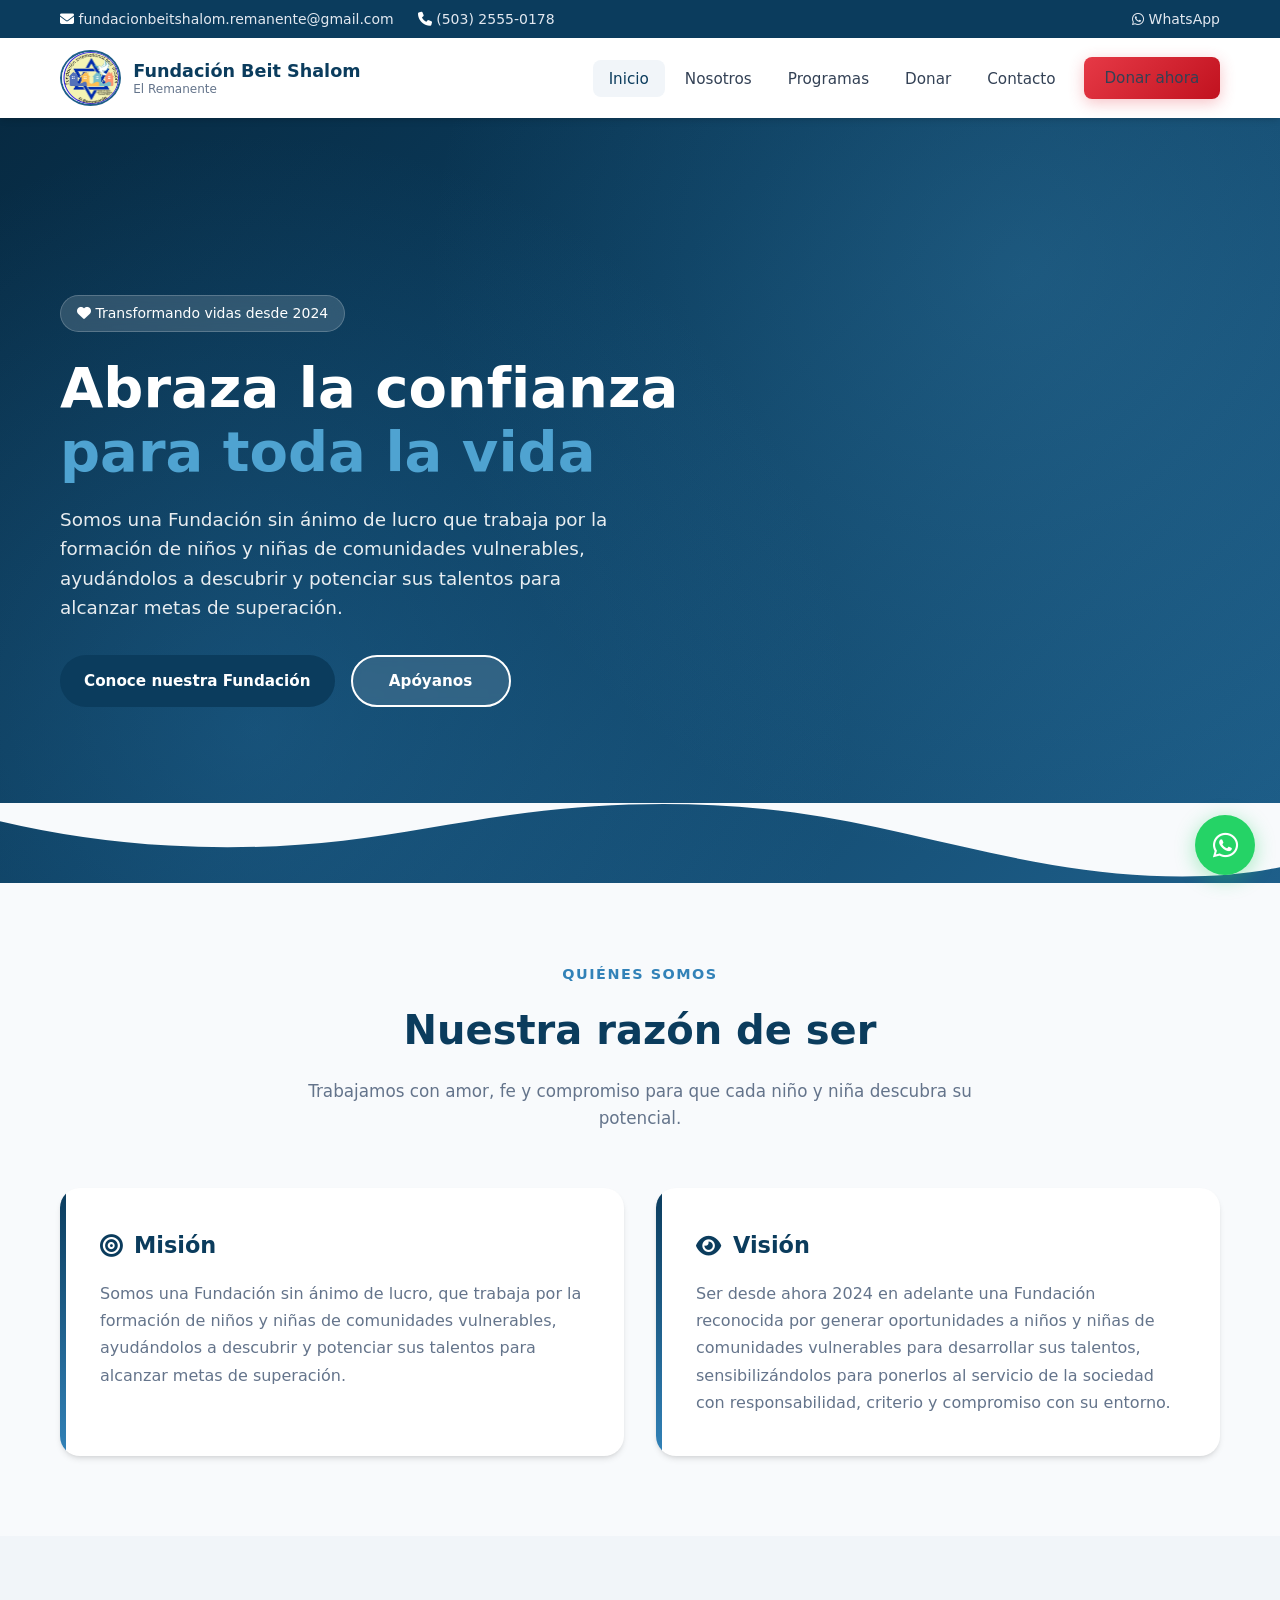
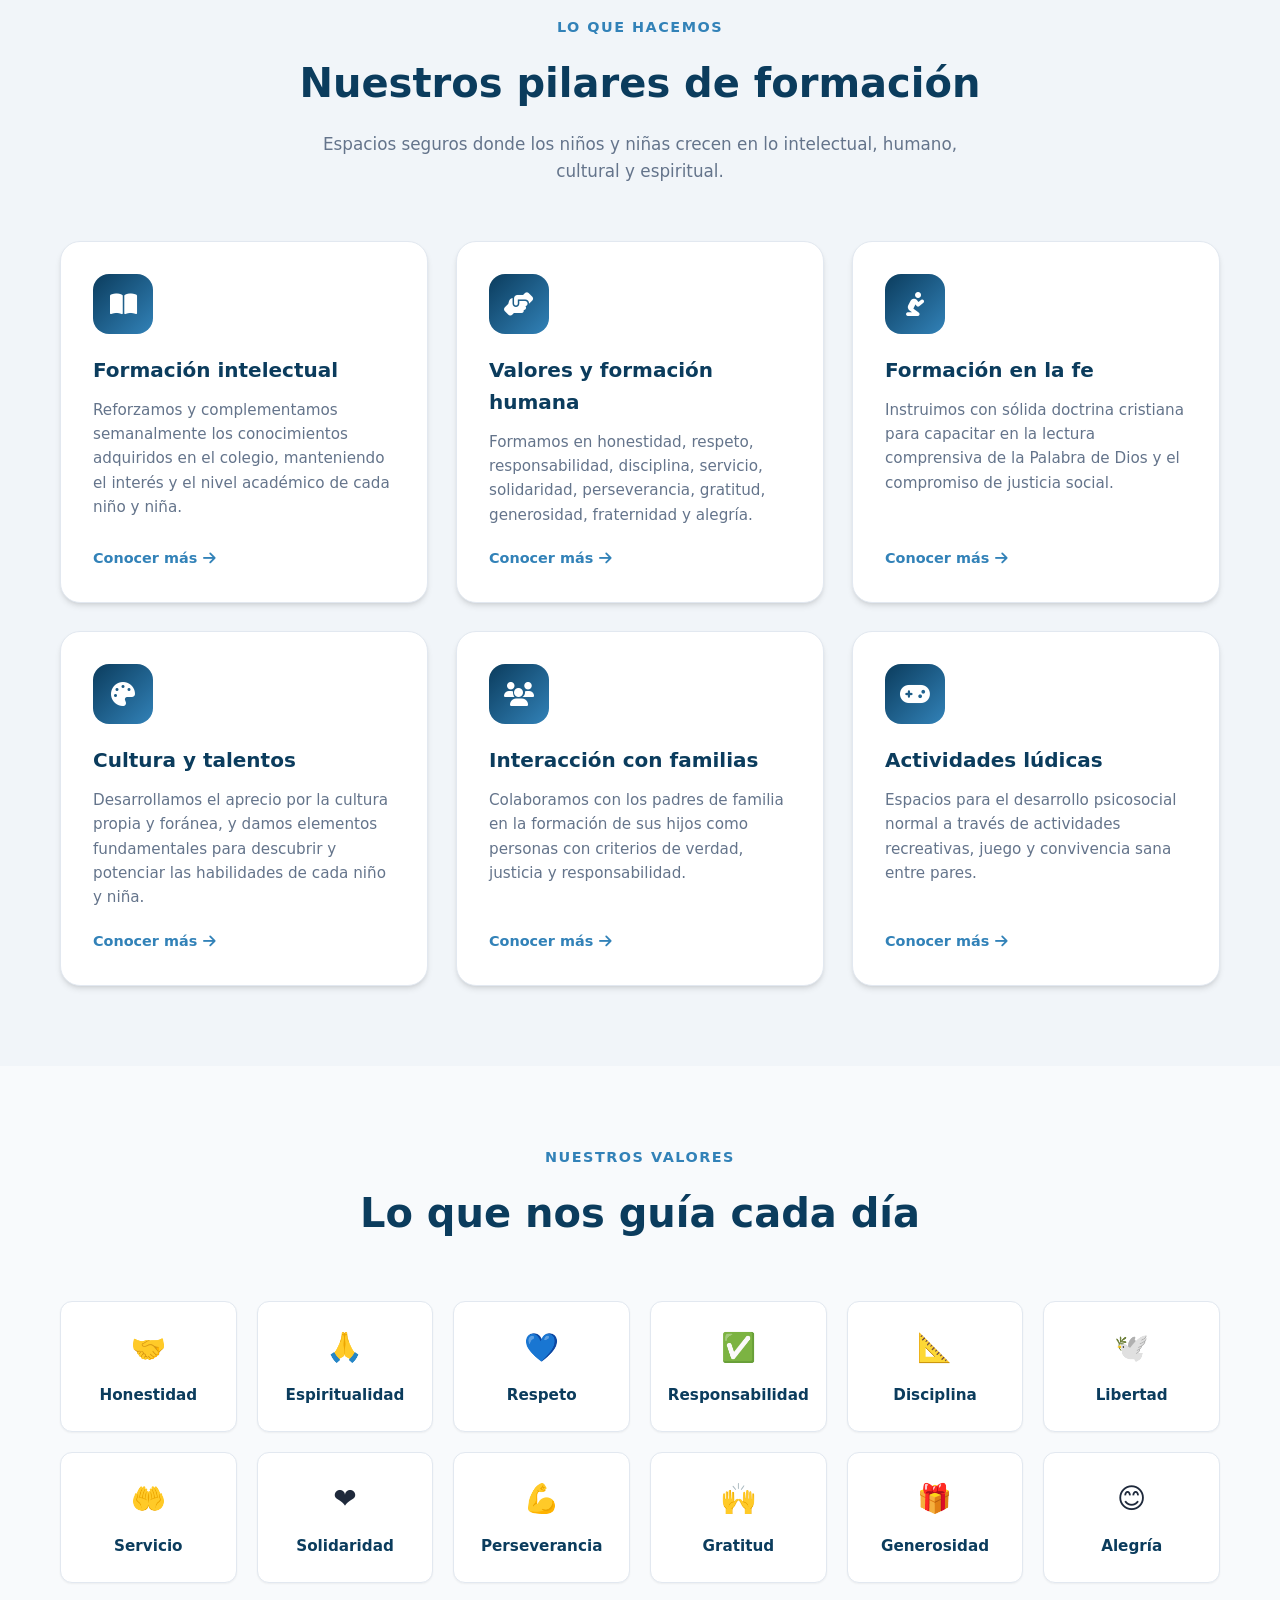
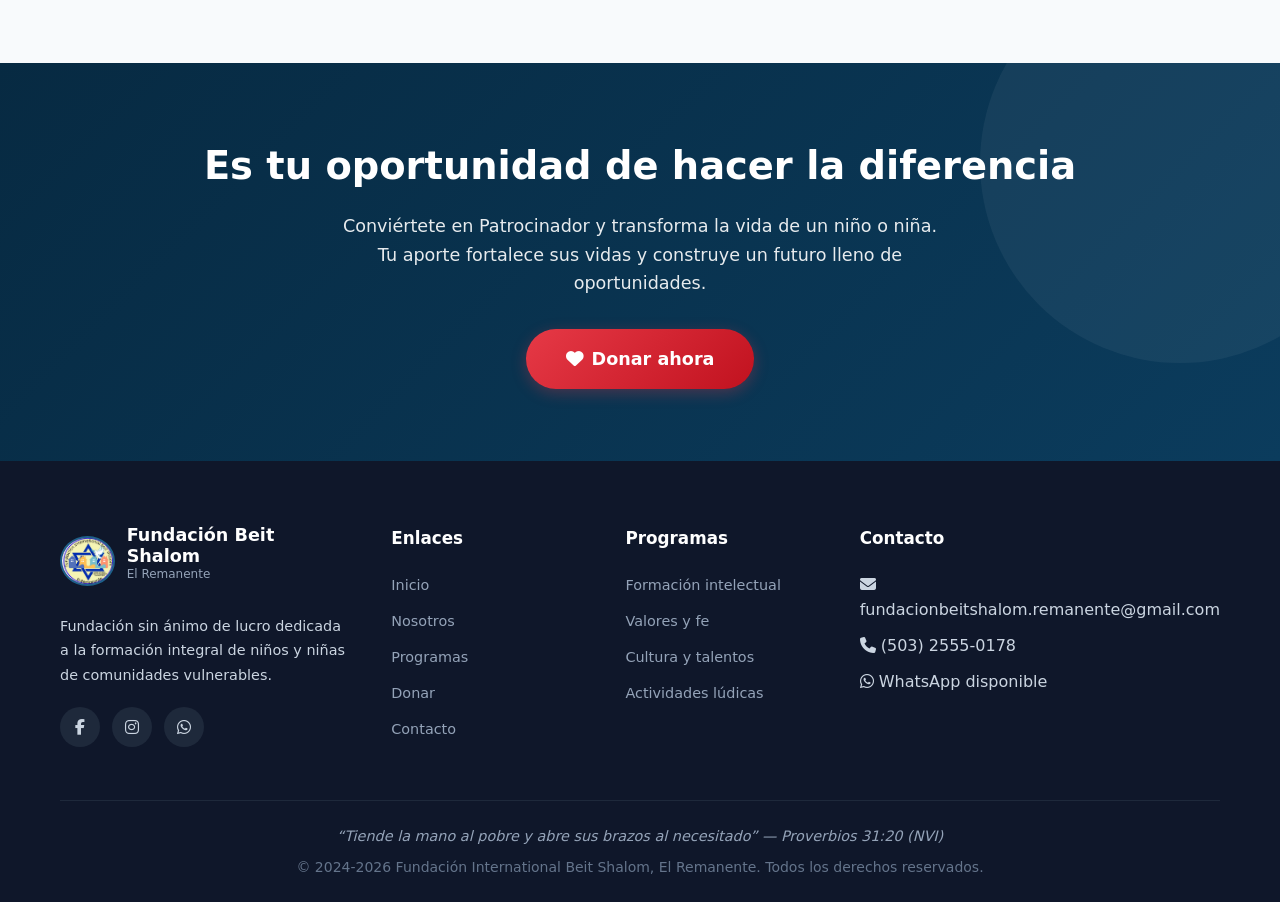
<file: index.html>
<!DOCTYPE html>
<html lang="es">
<head>
  <meta charset="UTF-8">
  <meta name="viewport" content="width=device-width, initial-scale=1.0">
  <meta name="description" content="Fundación International Beit Shalom El Remanente - Formamos niños y niñas de comunidades vulnerables, potenciando sus talentos para alcanzar metas de superación.">
  <meta name="keywords" content="Fundación Beit Shalom, niños vulnerables, educación, valores, El Salvador, donaciones">
  <title>Fundación International Beit Shalom | El Remanente</title>
  
  <!-- Favicon -->
  <link rel="icon" type="image/jpeg" href="assets/images/logo.png">
  
  <!-- CSS -->
  <link rel="stylesheet" href="assets/css/styles.css">
  
  <!-- Font Awesome for icons -->
  <link rel="stylesheet" href="https://cdnjs.cloudflare.com/ajax/libs/font-awesome/6.5.1/css/all.min.css">
</head>
<body>

  <!-- Top Bar -->
  <div class="top-bar">
    <div class="container">
      <div class="top-bar-info">
        <span><i class="fas fa-envelope"></i> <a href="mailto:fundacionbeitshalom.remanente@gmail.com">fundacionbeitshalom.remanente@gmail.com</a></span>
        <span><i class="fas fa-phone"></i> <a href="tel:+50325550178">(503) 2555-0178</a></span>
      </div>
      <div>
        <a href="https://wa.me/50325550178" target="_blank" rel="noopener"><i class="fab fa-whatsapp"></i> WhatsApp</a>
      </div>
    </div>
  </div>

  <!-- Header -->
  <header class="header">
    <div class="container">
      <nav class="navbar">
        <a href="index.html" class="logo">
          <img src="assets/images/logo.png" alt="Logo Fundación Beit Shalom">
          <div class="logo-text">
            Fundación Beit Shalom
            <span>El Remanente</span>
          </div>
        </a>
        
        <button class="menu-toggle" aria-label="Menú" id="menuToggle">
          <span></span>
          <span></span>
          <span></span>
        </button>
        
        <ul class="nav-menu" id="navMenu">
          <li><a href="index.html" class="active">Inicio</a></li>
          <li><a href="nosotros.html">Nosotros</a></li>
          <li><a href="programas.html">Programas</a></li>
          <li><a href="donar.html">Donar</a></li>
          <li><a href="contacto.html">Contacto</a></li>
          <li><a href="donar.html" class="btn btn-donate" style="margin-left: 0.5rem; padding: 0.55rem 1.3rem;">Donar ahora</a></li>
        </ul>
      </nav>
    </div>
  </header>

  <!-- Hero -->
  <section class="hero">
    <div class="container">
      <div class="hero-content">
        <span class="hero-badge"><i class="fas fa-heart"></i> Transformando vidas desde 2024</span>
        <h1>Abraza la confianza <span>para toda la vida</span></h1>
        <p>Somos una Fundación sin ánimo de lucro que trabaja por la formación de niños y niñas de comunidades vulnerables, ayudándolos a descubrir y potenciar sus talentos para alcanzar metas de superación.</p>
        <div class="hero-buttons">
          <a href="nosotros.html" class="btn btn-primary">Conoce nuestra Fundación</a>
          <a href="donar.html" class="btn btn-outline">Apóyanos</a>
        </div>
      </div>
    </div>
    <div class="wave">
      <svg viewBox="0 0 1200 120" preserveAspectRatio="none">
        <path d="M321.39,56.44c58-10.79,114.16-30.13,172-41.86,82.39-16.72,168.19-17.73,250.45-.39C823.78,31,906.67,72,985.66,92.83c70.05,18.48,146.53,26.09,214.34,3V0H0V27.35A600.21,600.21,0,0,0,321.39,56.44Z" class="shape-fill"></path>
      </svg>
    </div>
  </section>

  <!-- Misión y Visión -->
  <section class="section">
    <div class="container">
      <div class="section-header">
        <p class="subtitle">Quiénes somos</p>
        <h2>Nuestra razón de ser</h2>
        <p>Trabajamos con amor, fe y compromiso para que cada niño y niña descubra su potencial.</p>
      </div>
      
      <div class="mv-grid">
        <div class="mv-box">
          <h3><i class="fas fa-bullseye"></i> Misión</h3>
          <p>Somos una Fundación sin ánimo de lucro, que trabaja por la formación de niños y niñas de comunidades vulnerables, ayudándolos a descubrir y potenciar sus talentos para alcanzar metas de superación.</p>
        </div>
        <div class="mv-box">
          <h3><i class="fas fa-eye"></i> Visión</h3>
          <p>Ser desde ahora 2024 en adelante una Fundación reconocida por generar oportunidades a niños y niñas de comunidades vulnerables para desarrollar sus talentos, sensibilizándolos para ponerlos al servicio de la sociedad con responsabilidad, criterio y compromiso con su entorno.</p>
        </div>
      </div>
    </div>
  </section>

  <!-- Programas / Objetivos -->
  <section class="section" style="background: var(--gray-100);">
    <div class="container">
      <div class="section-header">
        <p class="subtitle">Lo que hacemos</p>
        <h2>Nuestros pilares de formación</h2>
        <p>Espacios seguros donde los niños y niñas crecen en lo intelectual, humano, cultural y espiritual.</p>
      </div>
      
      <div class="cards-grid">
        <div class="card">
          <div class="card-icon"><i class="fas fa-book-open"></i></div>
          <h3>Formación intelectual</h3>
          <p>Reforzamos y complementamos semanalmente los conocimientos adquiridos en el colegio, manteniendo el interés y el nivel académico de cada niño y niña.</p>
          <a href="programas.html" class="card-link">Conocer más <i class="fas fa-arrow-right"></i></a>
        </div>
        
        <div class="card">
          <div class="card-icon"><i class="fas fa-hands-helping"></i></div>
          <h3>Valores y formación humana</h3>
          <p>Formamos en honestidad, respeto, responsabilidad, disciplina, servicio, solidaridad, perseverancia, gratitud, generosidad, fraternidad y alegría.</p>
          <a href="programas.html" class="card-link">Conocer más <i class="fas fa-arrow-right"></i></a>
        </div>
        
        <div class="card">
          <div class="card-icon"><i class="fas fa-pray"></i></div>
          <h3>Formación en la fe</h3>
          <p>Instruimos con sólida doctrina cristiana para capacitar en la lectura comprensiva de la Palabra de Dios y el compromiso de justicia social.</p>
          <a href="programas.html" class="card-link">Conocer más <i class="fas fa-arrow-right"></i></a>
        </div>
        
        <div class="card">
          <div class="card-icon"><i class="fas fa-palette"></i></div>
          <h3>Cultura y talentos</h3>
          <p>Desarrollamos el aprecio por la cultura propia y foránea, y damos elementos fundamentales para descubrir y potenciar las habilidades de cada niño y niña.</p>
          <a href="programas.html" class="card-link">Conocer más <i class="fas fa-arrow-right"></i></a>
        </div>
        
        <div class="card">
          <div class="card-icon"><i class="fas fa-users"></i></div>
          <h3>Interacción con familias</h3>
          <p>Colaboramos con los padres de familia en la formación de sus hijos como personas con criterios de verdad, justicia y responsabilidad.</p>
          <a href="programas.html" class="card-link">Conocer más <i class="fas fa-arrow-right"></i></a>
        </div>
        
        <div class="card">
          <div class="card-icon"><i class="fas fa-gamepad"></i></div>
          <h3>Actividades lúdicas</h3>
          <p>Espacios para el desarrollo psicosocial normal a través de actividades recreativas, juego y convivencia sana entre pares.</p>
          <a href="programas.html" class="card-link">Conocer más <i class="fas fa-arrow-right"></i></a>
        </div>
      </div>
    </div>
  </section>

  <!-- Valores -->
  <section class="section">
    <div class="container">
      <div class="section-header">
        <p class="subtitle">Nuestros valores</p>
        <h2>Lo que nos guía cada día</h2>
      </div>
      
      <div class="values-grid">
        <div class="value-item">
          <div class="icon">🤝</div>
          <h4>Honestidad</h4>
        </div>
        <div class="value-item">
          <div class="icon">🙏</div>
          <h4>Espiritualidad</h4>
        </div>
        <div class="value-item">
          <div class="icon">💙</div>
          <h4>Respeto</h4>
        </div>
        <div class="value-item">
          <div class="icon">✅</div>
          <h4>Responsabilidad</h4>
        </div>
        <div class="value-item">
          <div class="icon">📐</div>
          <h4>Disciplina</h4>
        </div>
        <div class="value-item">
          <div class="icon">🕊️</div>
          <h4>Libertad</h4>
        </div>
        <div class="value-item">
          <div class="icon">🤲</div>
          <h4>Servicio</h4>
        </div>
        <div class="value-item">
          <div class="icon">❤️</div>
          <h4>Solidaridad</h4>
        </div>
        <div class="value-item">
          <div class="icon">💪</div>
          <h4>Perseverancia</h4>
        </div>
        <div class="value-item">
          <div class="icon">🙌</div>
          <h4>Gratitud</h4>
        </div>
        <div class="value-item">
          <div class="icon">🎁</div>
          <h4>Generosidad</h4>
        </div>
        <div class="value-item">
          <div class="icon">😊</div>
          <h4>Alegría</h4>
        </div>
      </div>
    </div>
  </section>

  <!-- CTA Donar -->
  <section class="cta">
    <div class="container">
      <h2>Es tu oportunidad de hacer la diferencia</h2>
      <p>Conviértete en Patrocinador y transforma la vida de un niño o niña. Tu aporte fortalece sus vidas y construye un futuro lleno de oportunidades.</p>
      <a href="donar.html" class="btn btn-donate" style="font-size: 1.1rem; padding: 1rem 2.5rem;">
        <i class="fas fa-heart"></i> Donar ahora
      </a>
    </div>
  </section>

  <!-- Footer -->
  <footer class="footer">
    <div class="container">
      <div class="footer-grid">
        <div class="footer-brand">
          <div class="logo" style="margin-bottom: 1rem;">
            <img src="assets/images/logo.png" alt="Logo" style="height: 50px; border-radius: 50%;">
            <div class="logo-text">
              Fundación Beit Shalom
              <span style="color: var(--gray-400);">El Remanente</span>
            </div>
          </div>
          <p>Fundación sin ánimo de lucro dedicada a la formación integral de niños y niñas de comunidades vulnerables.</p>
          <div class="social-links">
            <a href="#" aria-label="Facebook"><i class="fab fa-facebook-f"></i></a>
            <a href="#" aria-label="Instagram"><i class="fab fa-instagram"></i></a>
            <a href="https://wa.me/50325550178" target="_blank" aria-label="WhatsApp"><i class="fab fa-whatsapp"></i></a>
          </div>
        </div>
        
        <div>
          <h4>Enlaces</h4>
          <ul>
            <li><a href="index.html">Inicio</a></li>
            <li><a href="nosotros.html">Nosotros</a></li>
            <li><a href="programas.html">Programas</a></li>
            <li><a href="donar.html">Donar</a></li>
            <li><a href="contacto.html">Contacto</a></li>
          </ul>
        </div>
        
        <div>
          <h4>Programas</h4>
          <ul>
            <li><a href="programas.html">Formación intelectual</a></li>
            <li><a href="programas.html">Valores y fe</a></li>
            <li><a href="programas.html">Cultura y talentos</a></li>
            <li><a href="programas.html">Actividades lúdicas</a></li>
          </ul>
        </div>
        
        <div>
          <h4>Contacto</h4>
          <ul>
            <li><i class="fas fa-envelope"></i> fundacionbeitshalom.remanente@gmail.com</li>
            <li><i class="fas fa-phone"></i> (503) 2555-0178</li>
            <li><i class="fab fa-whatsapp"></i> WhatsApp disponible</li>
          </ul>
        </div>
      </div>
      
      <div class="footer-bottom">
        <p class="footer-verse">“Tiende la mano al pobre y abre sus brazos al necesitado” — Proverbios 31:20 (NVI)</p>
        <p>&copy; 2024-2026 Fundación International Beit Shalom, El Remanente. Todos los derechos reservados.</p>
      </div>
    </div>
  </footer>

  <!-- WhatsApp Float -->
  <a href="https://wa.me/50325550178?text=Hola%2C%20quiero%20conocer%20más%20sobre%20la%20Fundación%20Beit%20Shalom" 
     class="whatsapp-float" target="_blank" rel="noopener" aria-label="Contactar por WhatsApp">
    <i class="fab fa-whatsapp"></i>
  </a>

  <!-- JS -->
  <script src="assets/js/main.js"></script>
</body>
</html>
</file>
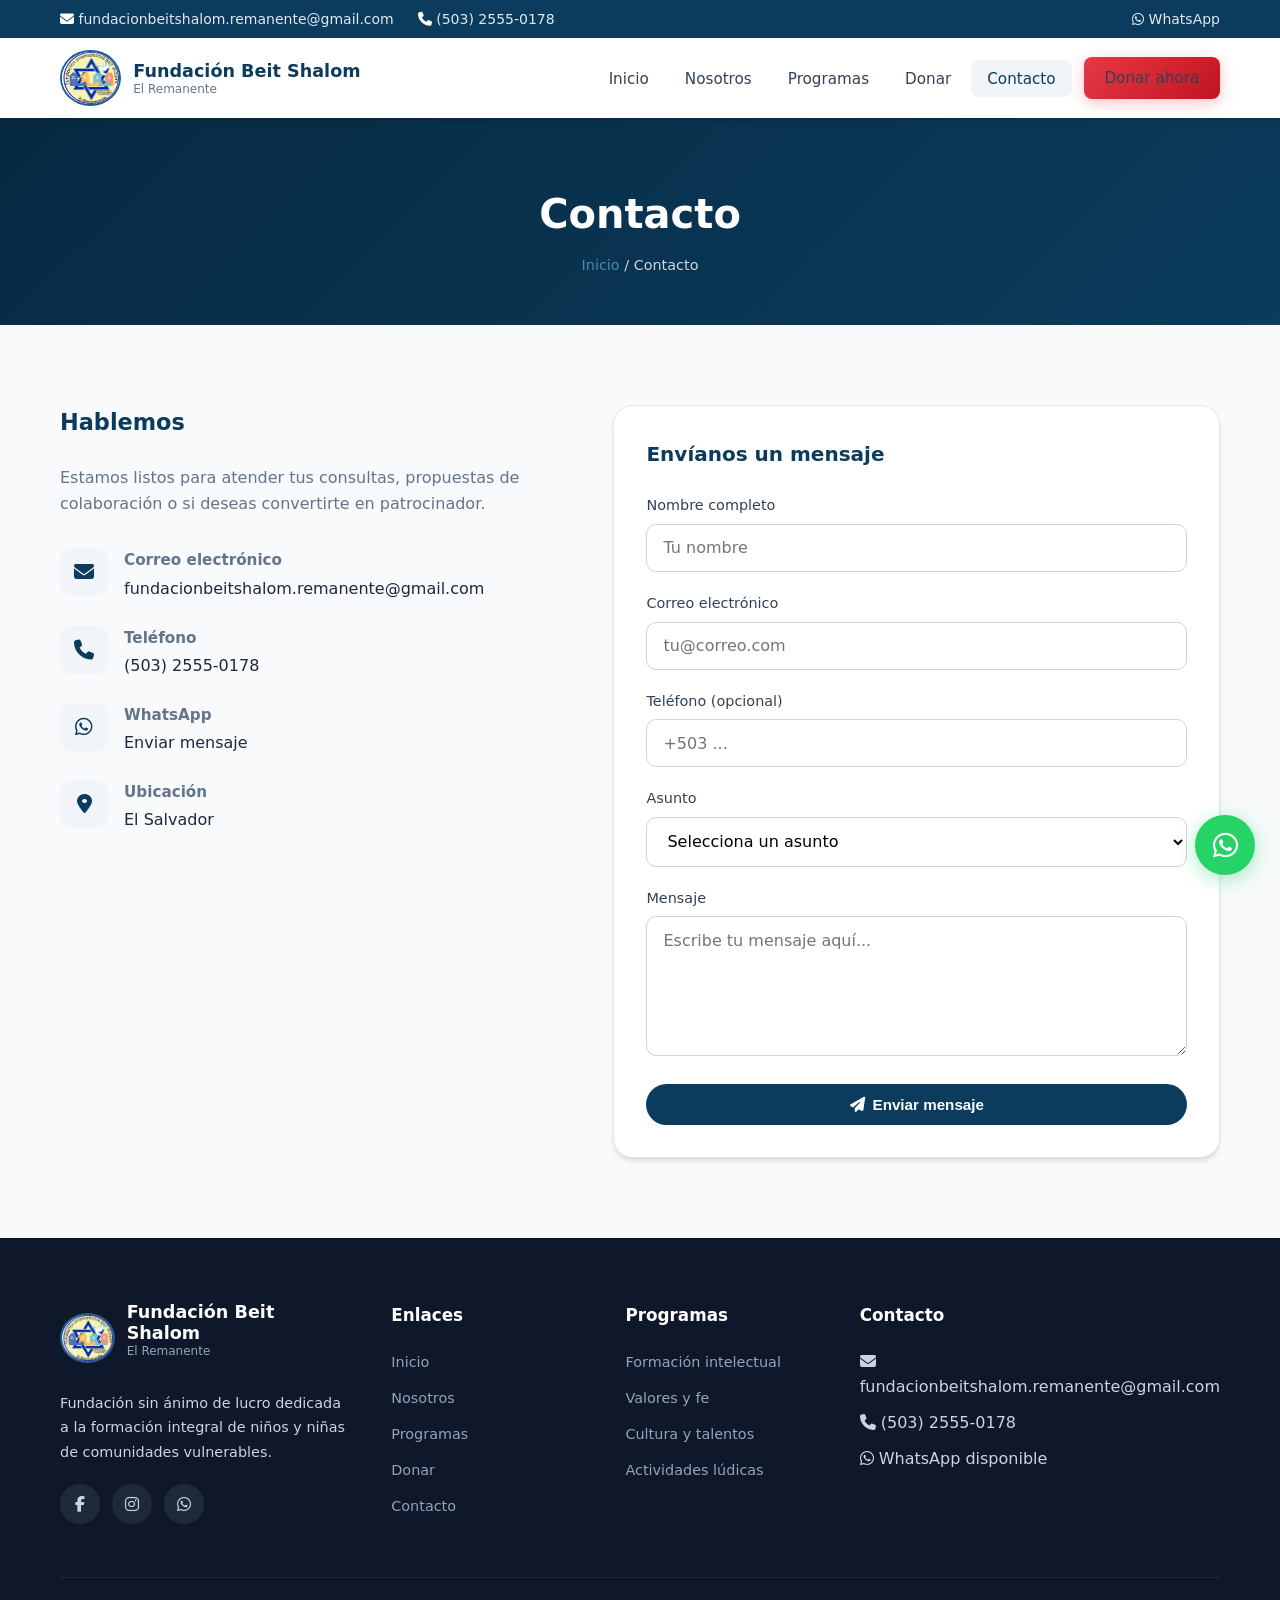
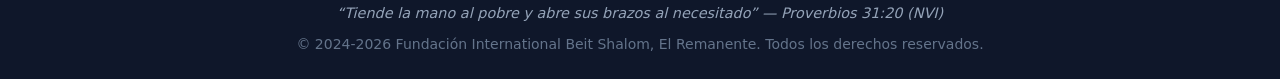
<file: contacto.html>
<!DOCTYPE html>
<html lang="es">
<head>
  <meta charset="UTF-8">
  <meta name="viewport" content="width=device-width, initial-scale=1.0">
  <meta name="description" content="Contacta a la Fundación International Beit Shalom El Remanente. Estamos para atenderte.">
  <title>Contacto | Fundación Beit Shalom</title>
  <link rel="icon" type="image/jpeg" href="assets/images/logo.png">
  <link rel="stylesheet" href="assets/css/styles.css">
  <link rel="stylesheet" href="https://cdnjs.cloudflare.com/ajax/libs/font-awesome/6.5.1/css/all.min.css">
</head>
<body>

  <div class="top-bar">
    <div class="container">
      <div class="top-bar-info">
        <span><i class="fas fa-envelope"></i> <a href="mailto:fundacionbeitshalom.remanente@gmail.com">fundacionbeitshalom.remanente@gmail.com</a></span>
        <span><i class="fas fa-phone"></i> <a href="tel:+50325550178">(503) 2555-0178</a></span>
      </div>
      <div>
        <a href="https://wa.me/50325550178" target="_blank" rel="noopener"><i class="fab fa-whatsapp"></i> WhatsApp</a>
      </div>
    </div>
  </div>

  <header class="header">
    <div class="container">
      <nav class="navbar">
        <a href="index.html" class="logo">
          <img src="assets/images/logo.png" alt="Logo Fundación Beit Shalom">
          <div class="logo-text">
            Fundación Beit Shalom
            <span>El Remanente</span>
          </div>
        </a>
        <button class="menu-toggle" aria-label="Menú" id="menuToggle">
          <span></span><span></span><span></span>
        </button>
        <ul class="nav-menu" id="navMenu">
          <li><a href="index.html">Inicio</a></li>
          <li><a href="nosotros.html">Nosotros</a></li>
          <li><a href="programas.html">Programas</a></li>
          <li><a href="donar.html">Donar</a></li>
          <li><a href="contacto.html" class="active">Contacto</a></li>
          <li><a href="donar.html" class="btn btn-donate" style="margin-left: 0.5rem; padding: 0.55rem 1.3rem;">Donar ahora</a></li>
        </ul>
      </nav>
    </div>
  </header>

  <section class="page-header">
    <div class="container">
      <h1>Contacto</h1>
      <p class="breadcrumb"><a href="index.html">Inicio</a> / Contacto</p>
    </div>
  </section>

  <section class="section">
    <div class="container">
      <div class="contact-grid">
        <div class="contact-info">
          <h3>Hablemos</h3>
          <p style="color: var(--text-light); margin-bottom: 2rem;">Estamos listos para atender tus consultas, propuestas de colaboración o si deseas convertirte en patrocinador.</p>
          
          <div class="contact-item">
            <div class="icon"><i class="fas fa-envelope"></i></div>
            <div>
              <h4>Correo electrónico</h4>
              <a href="mailto:fundacionbeitshalom.remanente@gmail.com">fundacionbeitshalom.remanente@gmail.com</a>
            </div>
          </div>
          
          <div class="contact-item">
            <div class="icon"><i class="fas fa-phone"></i></div>
            <div>
              <h4>Teléfono</h4>
              <a href="tel:+50325550178">(503) 2555-0178</a>
            </div>
          </div>
          
          <div class="contact-item">
            <div class="icon"><i class="fab fa-whatsapp"></i></div>
            <div>
              <h4>WhatsApp</h4>
              <a href="https://wa.me/50325550178" target="_blank" rel="noopener">Enviar mensaje</a>
            </div>
          </div>
          
          <div class="contact-item">
            <div class="icon"><i class="fas fa-map-marker-alt"></i></div>
            <div>
              <h4>Ubicación</h4>
              <p>El Salvador</p>
            </div>
          </div>
        </div>
        
        <div>
          <form class="card" style="padding: 2rem;" onsubmit="event.preventDefault(); alert('¡Gracias por tu mensaje! Nos pondremos en contacto pronto. (Demo - conecta este formulario a un servicio real)');">
            <h3 style="color: var(--primary); margin-bottom: 1.5rem;">Envíanos un mensaje</h3>
            
            <div class="form-group">
              <label for="nombre">Nombre completo</label>
              <input type="text" id="nombre" name="nombre" required placeholder="Tu nombre">
            </div>
            
            <div class="form-group">
              <label for="email">Correo electrónico</label>
              <input type="email" id="email" name="email" required placeholder="tu@correo.com">
            </div>
            
            <div class="form-group">
              <label for="telefono">Teléfono (opcional)</label>
              <input type="tel" id="telefono" name="telefono" placeholder="+503 ...">
            </div>
            
            <div class="form-group">
              <label for="asunto">Asunto</label>
              <select id="asunto" name="asunto" required>
                <option value="">Selecciona un asunto</option>
                <option value="donacion">Quiero donar / ser patrocinador</option>
                <option value="voluntariado">Voluntariado</option>
                <option value="colaboracion">Colaboración institucional</option>
                <option value="consulta">Consulta general</option>
                <option value="otro">Otro</option>
              </select>
            </div>
            
            <div class="form-group">
              <label for="mensaje">Mensaje</label>
              <textarea id="mensaje" name="mensaje" required placeholder="Escribe tu mensaje aquí..."></textarea>
            </div>
            
            <button type="submit" class="btn btn-primary" style="width: 100%;">
              <i class="fas fa-paper-plane"></i> Enviar mensaje
            </button>
          </form>
        </div>
      </div>
    </div>
  </section>

  <footer class="footer">
    <div class="container">
      <div class="footer-grid">
        <div class="footer-brand">
          <div class="logo" style="margin-bottom: 1rem;">
            <img src="assets/images/logo.png" alt="Logo" style="height: 50px; border-radius: 50%;">
            <div class="logo-text">
              Fundación Beit Shalom
              <span style="color: var(--gray-400);">El Remanente</span>
            </div>
          </div>
          <p>Fundación sin ánimo de lucro dedicada a la formación integral de niños y niñas de comunidades vulnerables.</p>
          <div class="social-links">
            <a href="#" aria-label="Facebook"><i class="fab fa-facebook-f"></i></a>
            <a href="#" aria-label="Instagram"><i class="fab fa-instagram"></i></a>
            <a href="https://wa.me/50325550178" target="_blank" aria-label="WhatsApp"><i class="fab fa-whatsapp"></i></a>
          </div>
        </div>
        <div>
          <h4>Enlaces</h4>
          <ul>
            <li><a href="index.html">Inicio</a></li>
            <li><a href="nosotros.html">Nosotros</a></li>
            <li><a href="programas.html">Programas</a></li>
            <li><a href="donar.html">Donar</a></li>
            <li><a href="contacto.html">Contacto</a></li>
          </ul>
        </div>
        <div>
          <h4>Programas</h4>
          <ul>
            <li><a href="programas.html">Formación intelectual</a></li>
            <li><a href="programas.html">Valores y fe</a></li>
            <li><a href="programas.html">Cultura y talentos</a></li>
            <li><a href="programas.html">Actividades lúdicas</a></li>
          </ul>
        </div>
        <div>
          <h4>Contacto</h4>
          <ul>
            <li><i class="fas fa-envelope"></i> fundacionbeitshalom.remanente@gmail.com</li>
            <li><i class="fas fa-phone"></i> (503) 2555-0178</li>
            <li><i class="fab fa-whatsapp"></i> WhatsApp disponible</li>
          </ul>
        </div>
      </div>
      <div class="footer-bottom">
        <p class="footer-verse">“Tiende la mano al pobre y abre sus brazos al necesitado” — Proverbios 31:20 (NVI)</p>
        <p>&copy; 2024-2026 Fundación International Beit Shalom, El Remanente. Todos los derechos reservados.</p>
      </div>
    </div>
  </footer>

  <a href="https://wa.me/50325550178?text=Hola%2C%20quiero%20conocer%20más%20sobre%20la%20Fundación%20Beit%20Shalom" 
     class="whatsapp-float" target="_blank" rel="noopener" aria-label="Contactar por WhatsApp">
    <i class="fab fa-whatsapp"></i>
  </a>

  <script src="assets/js/main.js"></script>
</body>
</html>
</file>
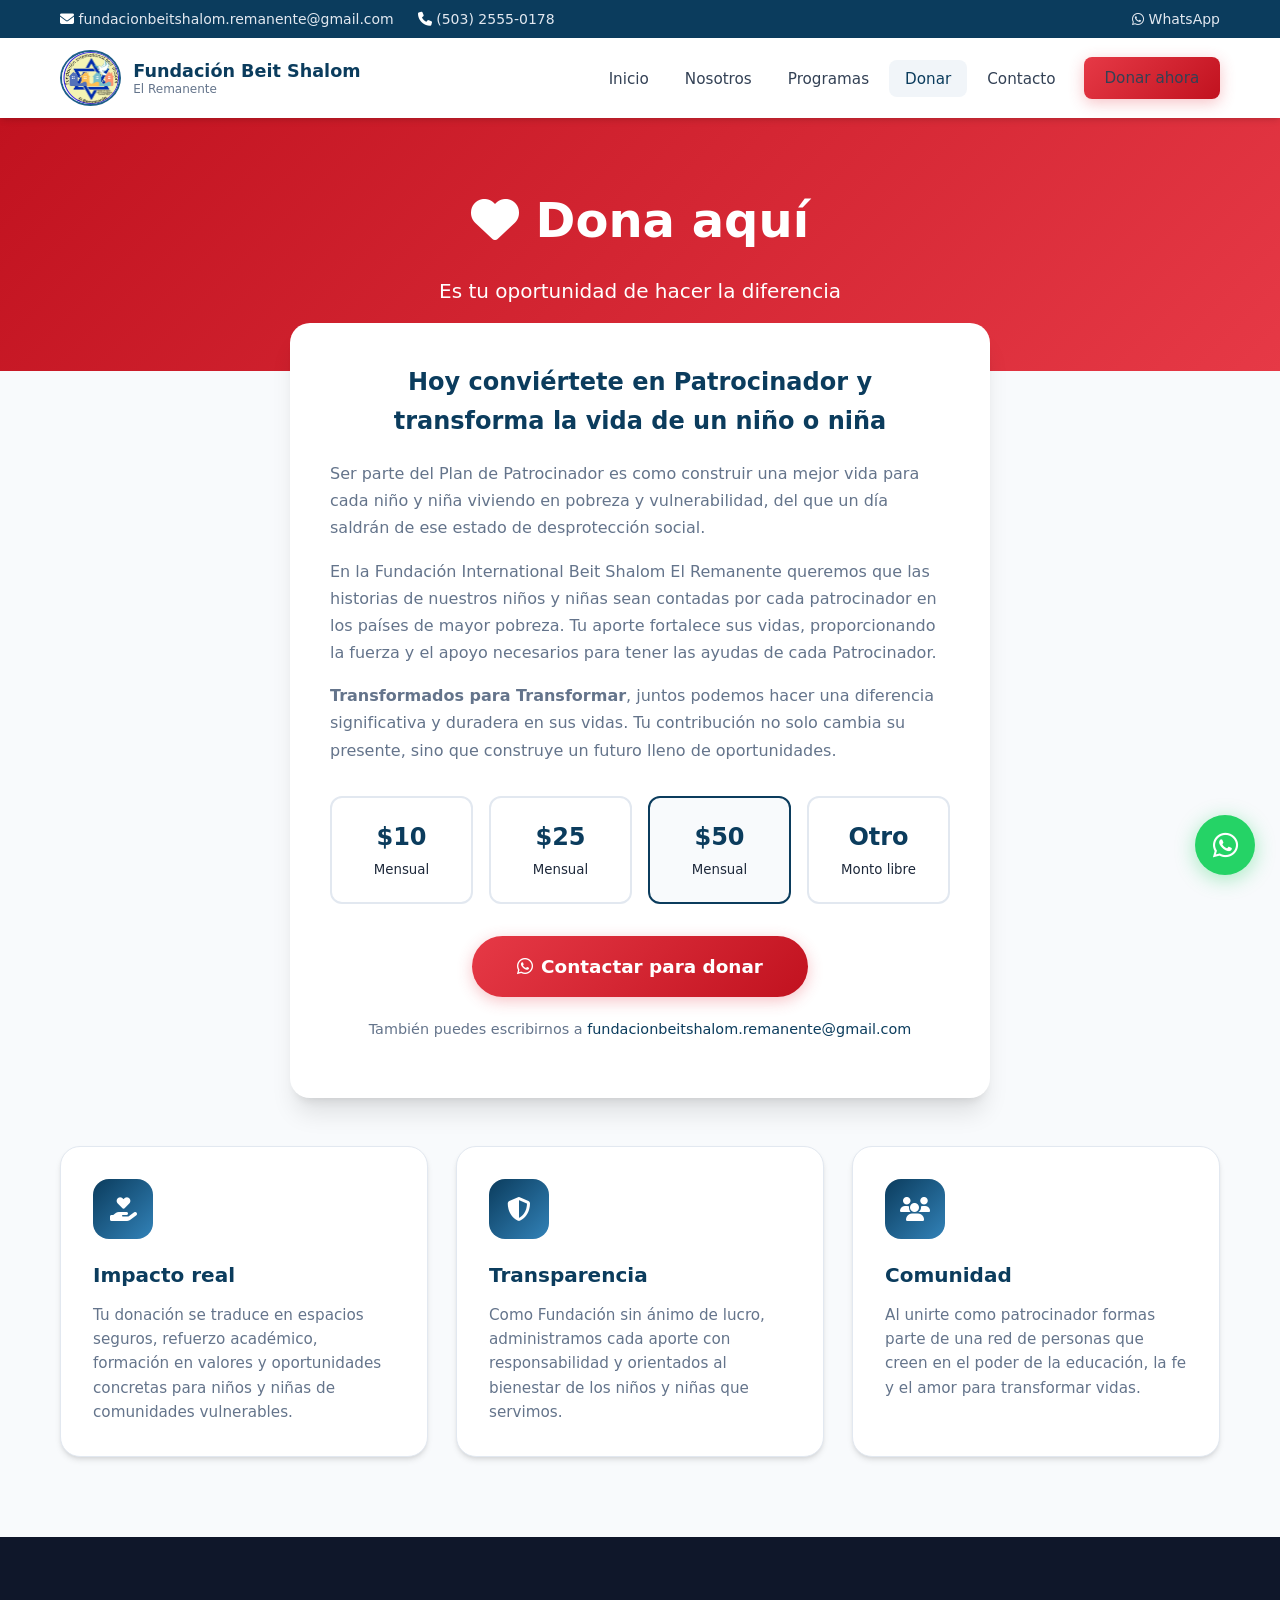
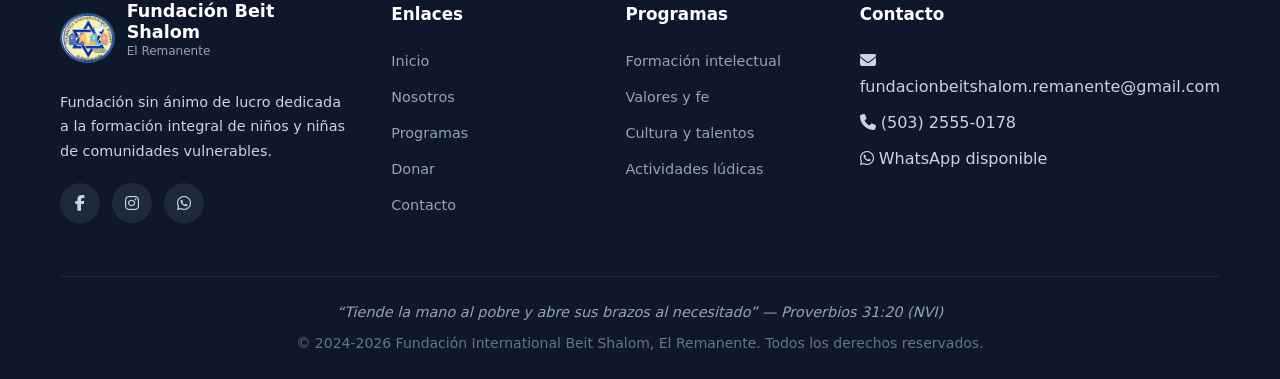
<file: donar.html>
<!DOCTYPE html>
<html lang="es">
<head>
  <meta charset="UTF-8">
  <meta name="viewport" content="width=device-width, initial-scale=1.0">
  <meta name="description" content="Dona a la Fundación International Beit Shalom y transforma la vida de un niño o niña. Conviértete en patrocinador.">
  <title>Donar | Fundación Beit Shalom</title>
  <link rel="icon" type="image/jpeg" href="assets/images/logo.png">
  <link rel="stylesheet" href="assets/css/styles.css">
  <link rel="stylesheet" href="https://cdnjs.cloudflare.com/ajax/libs/font-awesome/6.5.1/css/all.min.css">
</head>
<body>

  <div class="top-bar">
    <div class="container">
      <div class="top-bar-info">
        <span><i class="fas fa-envelope"></i> <a href="mailto:fundacionbeitshalom.remanente@gmail.com">fundacionbeitshalom.remanente@gmail.com</a></span>
        <span><i class="fas fa-phone"></i> <a href="tel:+50325550178">(503) 2555-0178</a></span>
      </div>
      <div>
        <a href="https://wa.me/50325550178" target="_blank" rel="noopener"><i class="fab fa-whatsapp"></i> WhatsApp</a>
      </div>
    </div>
  </div>

  <header class="header">
    <div class="container">
      <nav class="navbar">
        <a href="index.html" class="logo">
          <img src="assets/images/logo.png" alt="Logo Fundación Beit Shalom">
          <div class="logo-text">
            Fundación Beit Shalom
            <span>El Remanente</span>
          </div>
        </a>
        <button class="menu-toggle" aria-label="Menú" id="menuToggle">
          <span></span><span></span><span></span>
        </button>
        <ul class="nav-menu" id="navMenu">
          <li><a href="index.html">Inicio</a></li>
          <li><a href="nosotros.html">Nosotros</a></li>
          <li><a href="programas.html">Programas</a></li>
          <li><a href="donar.html" class="active">Donar</a></li>
          <li><a href="contacto.html">Contacto</a></li>
          <li><a href="donar.html" class="btn btn-donate" style="margin-left: 0.5rem; padding: 0.55rem 1.3rem;">Donar ahora</a></li>
        </ul>
      </nav>
    </div>
  </header>

  <section class="donate-hero">
    <div class="container">
      <h1><i class="fas fa-heart"></i> Dona aquí</h1>
      <p style="font-size: 1.25rem; max-width: 600px; margin: 0 auto;">Es tu oportunidad de hacer la diferencia</p>
    </div>
  </section>

  <section class="section" style="padding-top: 0;">
    <div class="container">
      <div class="donate-card">
        <h2>Hoy conviértete en Patrocinador y transforma la vida de un niño o niña</h2>
        
        <p>Ser parte del Plan de Patrocinador es como construir una mejor vida para cada niño y niña viviendo en pobreza y vulnerabilidad, del que un día saldrán de ese estado de desprotección social.</p>
        
        <p>En la Fundación International Beit Shalom El Remanente queremos que las historias de nuestros niños y niñas sean contadas por cada patrocinador en los países de mayor pobreza. Tu aporte fortalece sus vidas, proporcionando la fuerza y el apoyo necesarios para tener las ayudas de cada Patrocinador.</p>
        
        <p><strong>Transformados para Transformar</strong>, juntos podemos hacer una diferencia significativa y duradera en sus vidas. Tu contribución no solo cambia su presente, sino que construye un futuro lleno de oportunidades.</p>

        <div class="donate-options">
          <div class="donate-option">
            <div class="amount">$10</div>
            <small>Mensual</small>
          </div>
          <div class="donate-option">
            <div class="amount">$25</div>
            <small>Mensual</small>
          </div>
          <div class="donate-option active">
            <div class="amount">$50</div>
            <small>Mensual</small>
          </div>
          <div class="donate-option">
            <div class="amount">Otro</div>
            <small>Monto libre</small>
          </div>
        </div>

        <div style="text-align: center; margin-top: 2rem;">
          <a href="https://wa.me/50325550178?text=Hola%2C%20quiero%20ser%20patrocinador%20de%20la%20Fundaci%C3%B3n%20Beit%20Shalom" 
             class="btn btn-donate" style="font-size: 1.15rem; padding: 1rem 2.8rem;" target="_blank" rel="noopener">
            <i class="fab fa-whatsapp"></i> Contactar para donar
          </a>
          <p style="margin-top: 1.25rem; font-size: 0.9rem; color: var(--text-light);">
            También puedes escribirnos a <a href="mailto:fundacionbeitshalom.remanente@gmail.com" style="color: var(--primary);">fundacionbeitshalom.remanente@gmail.com</a>
          </p>
        </div>
      </div>

      <div class="cards-grid" style="margin-top: 2rem;">
        <div class="card">
          <div class="card-icon"><i class="fas fa-hand-holding-heart"></i></div>
          <h3>Impacto real</h3>
          <p>Tu donación se traduce en espacios seguros, refuerzo académico, formación en valores y oportunidades concretas para niños y niñas de comunidades vulnerables.</p>
        </div>
        <div class="card">
          <div class="card-icon"><i class="fas fa-shield-alt"></i></div>
          <h3>Transparencia</h3>
          <p>Como Fundación sin ánimo de lucro, administramos cada aporte con responsabilidad y orientados al bienestar de los niños y niñas que servimos.</p>
        </div>
        <div class="card">
          <div class="card-icon"><i class="fas fa-users"></i></div>
          <h3>Comunidad</h3>
          <p>Al unirte como patrocinador formas parte de una red de personas que creen en el poder de la educación, la fe y el amor para transformar vidas.</p>
        </div>
      </div>
    </div>
  </section>

  <footer class="footer">
    <div class="container">
      <div class="footer-grid">
        <div class="footer-brand">
          <div class="logo" style="margin-bottom: 1rem;">
            <img src="assets/images/logo.png" alt="Logo" style="height: 50px; border-radius: 50%;">
            <div class="logo-text">
              Fundación Beit Shalom
              <span style="color: var(--gray-400);">El Remanente</span>
            </div>
          </div>
          <p>Fundación sin ánimo de lucro dedicada a la formación integral de niños y niñas de comunidades vulnerables.</p>
          <div class="social-links">
            <a href="#" aria-label="Facebook"><i class="fab fa-facebook-f"></i></a>
            <a href="#" aria-label="Instagram"><i class="fab fa-instagram"></i></a>
            <a href="https://wa.me/50325550178" target="_blank" aria-label="WhatsApp"><i class="fab fa-whatsapp"></i></a>
          </div>
        </div>
        <div>
          <h4>Enlaces</h4>
          <ul>
            <li><a href="index.html">Inicio</a></li>
            <li><a href="nosotros.html">Nosotros</a></li>
            <li><a href="programas.html">Programas</a></li>
            <li><a href="donar.html">Donar</a></li>
            <li><a href="contacto.html">Contacto</a></li>
          </ul>
        </div>
        <div>
          <h4>Programas</h4>
          <ul>
            <li><a href="programas.html">Formación intelectual</a></li>
            <li><a href="programas.html">Valores y fe</a></li>
            <li><a href="programas.html">Cultura y talentos</a></li>
            <li><a href="programas.html">Actividades lúdicas</a></li>
          </ul>
        </div>
        <div>
          <h4>Contacto</h4>
          <ul>
            <li><i class="fas fa-envelope"></i> fundacionbeitshalom.remanente@gmail.com</li>
            <li><i class="fas fa-phone"></i> (503) 2555-0178</li>
            <li><i class="fab fa-whatsapp"></i> WhatsApp disponible</li>
          </ul>
        </div>
      </div>
      <div class="footer-bottom">
        <p class="footer-verse">“Tiende la mano al pobre y abre sus brazos al necesitado” — Proverbios 31:20 (NVI)</p>
        <p>&copy; 2024-2026 Fundación International Beit Shalom, El Remanente. Todos los derechos reservados.</p>
      </div>
    </div>
  </footer>

  <a href="https://wa.me/50325550178?text=Hola%2C%20quiero%20ser%20patrocinador%20de%20la%20Fundaci%C3%B3n%20Beit%20Shalom" 
     class="whatsapp-float" target="_blank" rel="noopener" aria-label="Contactar por WhatsApp">
    <i class="fab fa-whatsapp"></i>
  </a>

  <script src="assets/js/main.js"></script>
</body>
</html>
</file>
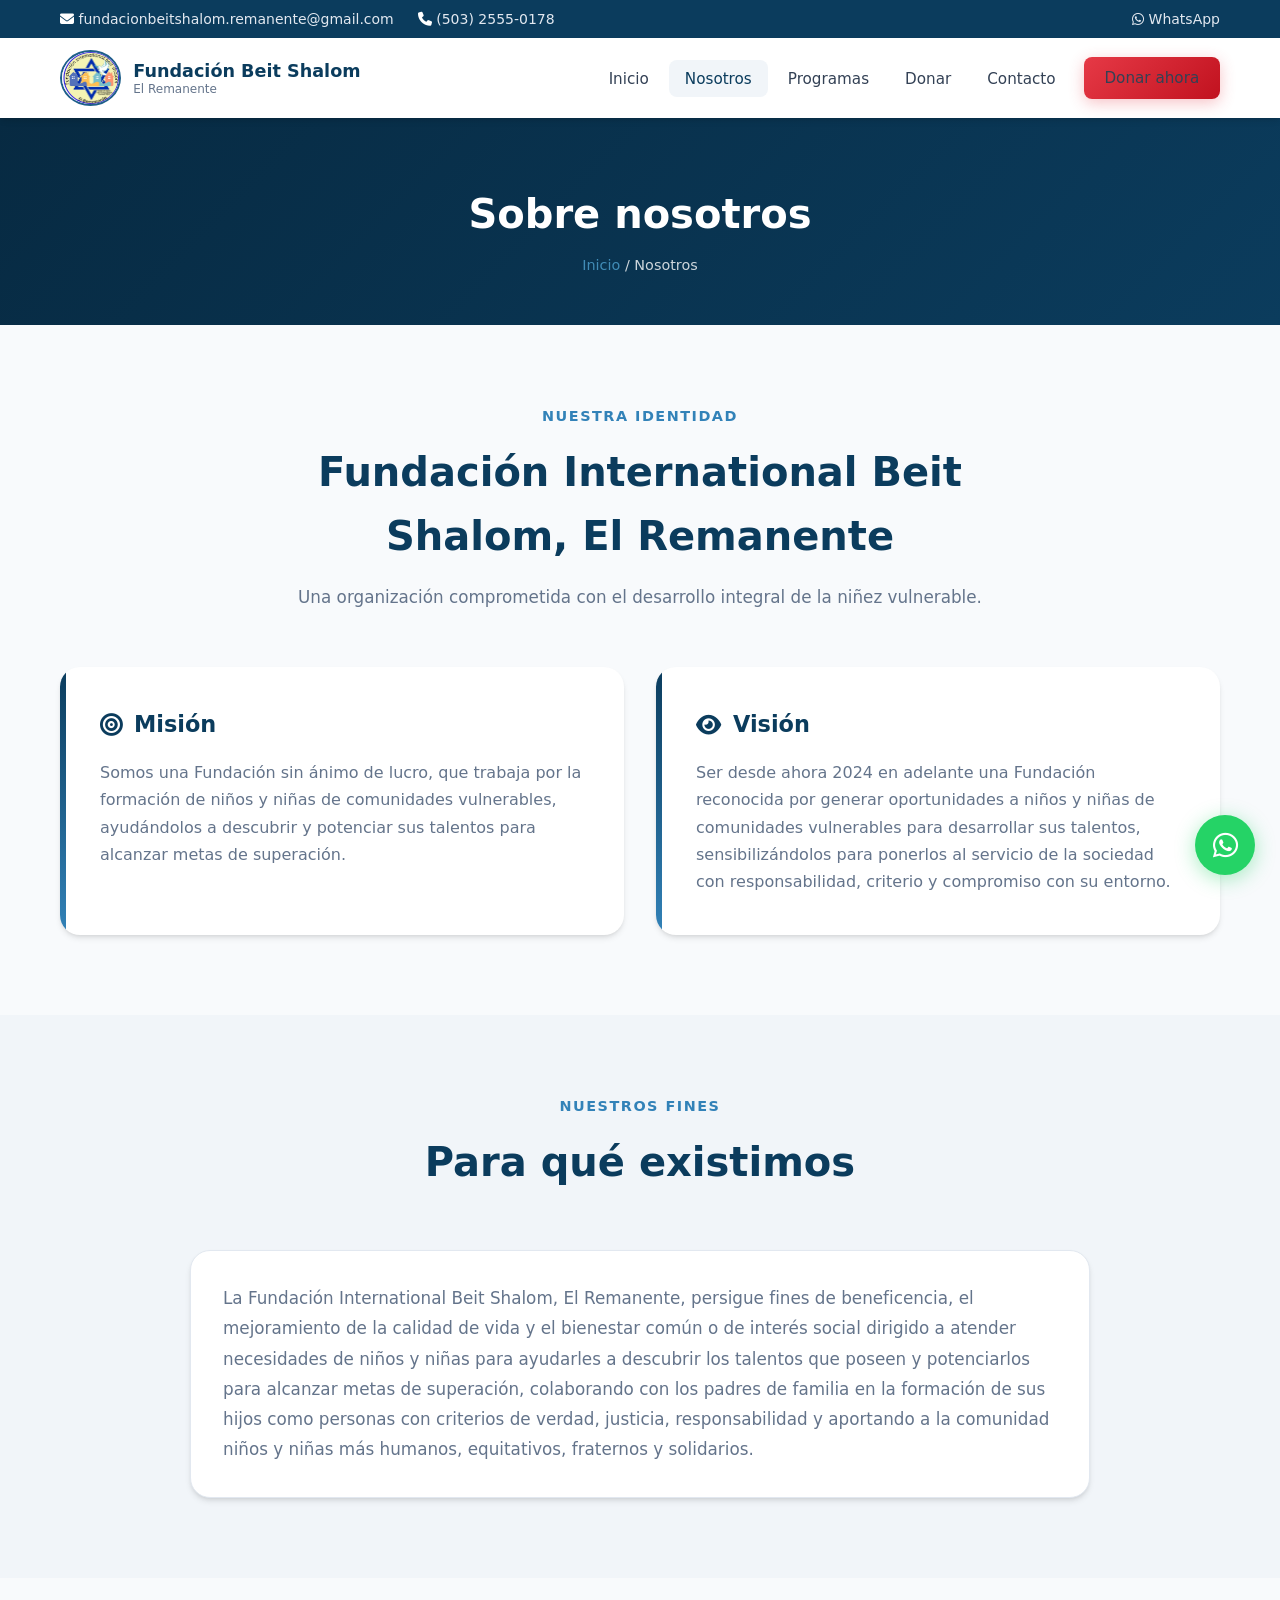
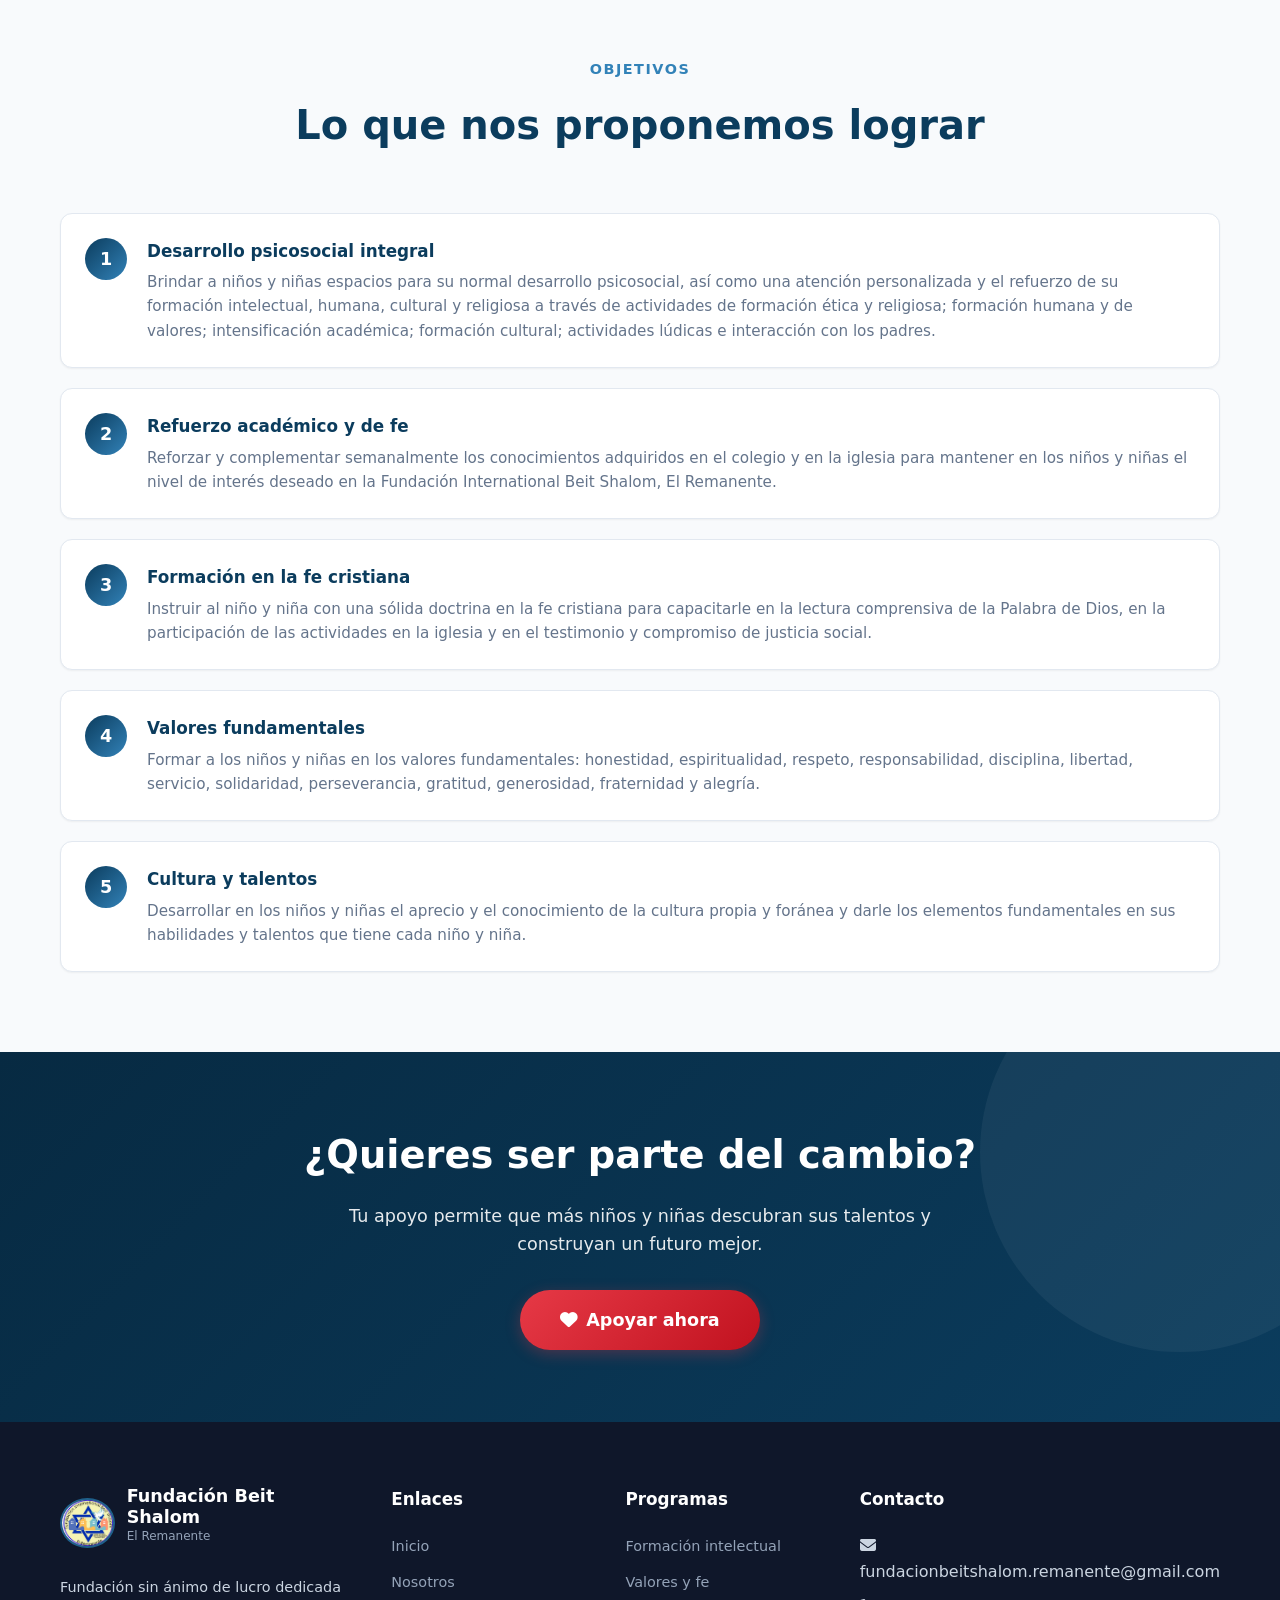
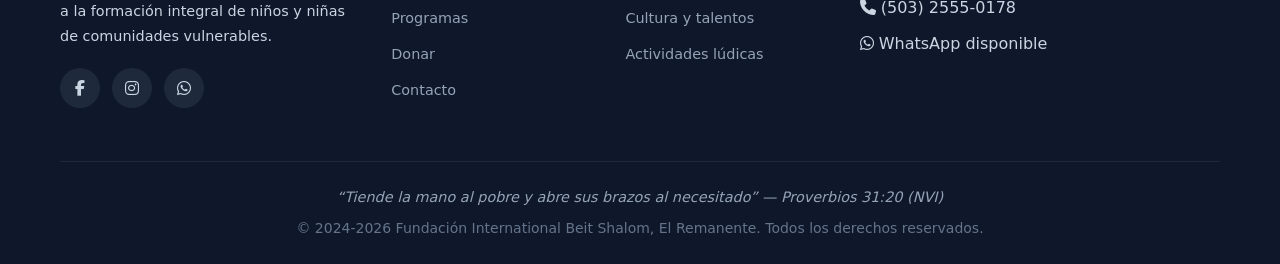
<file: nosotros.html>
<!DOCTYPE html>
<html lang="es">
<head>
  <meta charset="UTF-8">
  <meta name="viewport" content="width=device-width, initial-scale=1.0">
  <meta name="description" content="Conoce la Misión, Visión, Fines y Objetivos de la Fundación International Beit Shalom El Remanente.">
  <title>Nosotros | Fundación Beit Shalom</title>
  <link rel="icon" type="image/jpeg" href="assets/images/logo.png">
  <link rel="stylesheet" href="assets/css/styles.css">
  <link rel="stylesheet" href="https://cdnjs.cloudflare.com/ajax/libs/font-awesome/6.5.1/css/all.min.css">
</head>
<body>

  <div class="top-bar">
    <div class="container">
      <div class="top-bar-info">
        <span><i class="fas fa-envelope"></i> <a href="mailto:fundacionbeitshalom.remanente@gmail.com">fundacionbeitshalom.remanente@gmail.com</a></span>
        <span><i class="fas fa-phone"></i> <a href="tel:+50325550178">(503) 2555-0178</a></span>
      </div>
      <div>
        <a href="https://wa.me/50325550178" target="_blank" rel="noopener"><i class="fab fa-whatsapp"></i> WhatsApp</a>
      </div>
    </div>
  </div>

  <header class="header">
    <div class="container">
      <nav class="navbar">
        <a href="index.html" class="logo">
          <img src="assets/images/logo.png" alt="Logo Fundación Beit Shalom">
          <div class="logo-text">
            Fundación Beit Shalom
            <span>El Remanente</span>
          </div>
        </a>
        <button class="menu-toggle" aria-label="Menú" id="menuToggle">
          <span></span><span></span><span></span>
        </button>
        <ul class="nav-menu" id="navMenu">
          <li><a href="index.html">Inicio</a></li>
          <li><a href="nosotros.html" class="active">Nosotros</a></li>
          <li><a href="programas.html">Programas</a></li>
          <li><a href="donar.html">Donar</a></li>
          <li><a href="contacto.html">Contacto</a></li>
          <li><a href="donar.html" class="btn btn-donate" style="margin-left: 0.5rem; padding: 0.55rem 1.3rem;">Donar ahora</a></li>
        </ul>
      </nav>
    </div>
  </header>

  <section class="page-header">
    <div class="container">
      <h1>Sobre nosotros</h1>
      <p class="breadcrumb"><a href="index.html">Inicio</a> / Nosotros</p>
    </div>
  </section>

  <section class="section">
    <div class="container">
      <div class="section-header">
        <p class="subtitle">Nuestra identidad</p>
        <h2>Fundación International Beit Shalom, El Remanente</h2>
        <p>Una organización comprometida con el desarrollo integral de la niñez vulnerable.</p>
      </div>

      <div class="mv-grid">
        <div class="mv-box">
          <h3><i class="fas fa-bullseye"></i> Misión</h3>
          <p>Somos una Fundación sin ánimo de lucro, que trabaja por la formación de niños y niñas de comunidades vulnerables, ayudándolos a descubrir y potenciar sus talentos para alcanzar metas de superación.</p>
        </div>
        <div class="mv-box">
          <h3><i class="fas fa-eye"></i> Visión</h3>
          <p>Ser desde ahora 2024 en adelante una Fundación reconocida por generar oportunidades a niños y niñas de comunidades vulnerables para desarrollar sus talentos, sensibilizándolos para ponerlos al servicio de la sociedad con responsabilidad, criterio y compromiso con su entorno.</p>
        </div>
      </div>
    </div>
  </section>

  <section class="section" style="background: var(--gray-100);">
    <div class="container">
      <div class="section-header">
        <p class="subtitle">Nuestros fines</p>
        <h2>Para qué existimos</h2>
      </div>
      
      <div class="card" style="max-width: 900px; margin: 0 auto;">
        <p style="font-size: 1.05rem; line-height: 1.8; color: var(--text-light);">
          La Fundación International Beit Shalom, El Remanente, persigue fines de beneficencia, el mejoramiento de la calidad de vida y el bienestar común o de interés social dirigido a atender necesidades de niños y niñas para ayudarles a descubrir los talentos que poseen y potenciarlos para alcanzar metas de superación, colaborando con los padres de familia en la formación de sus hijos como personas con criterios de verdad, justicia, responsabilidad y aportando a la comunidad niños y niñas más humanos, equitativos, fraternos y solidarios.
        </p>
      </div>
    </div>
  </section>

  <section class="section">
    <div class="container">
      <div class="section-header">
        <p class="subtitle">Objetivos</p>
        <h2>Lo que nos proponemos lograr</h2>
      </div>
      
      <div class="objectives-list">
        <div class="objective-item">
          <div class="objective-num">1</div>
          <div>
            <h4>Desarrollo psicosocial integral</h4>
            <p>Brindar a niños y niñas espacios para su normal desarrollo psicosocial, así como una atención personalizada y el refuerzo de su formación intelectual, humana, cultural y religiosa a través de actividades de formación ética y religiosa; formación humana y de valores; intensificación académica; formación cultural; actividades lúdicas e interacción con los padres.</p>
          </div>
        </div>
        
        <div class="objective-item">
          <div class="objective-num">2</div>
          <div>
            <h4>Refuerzo académico y de fe</h4>
            <p>Reforzar y complementar semanalmente los conocimientos adquiridos en el colegio y en la iglesia para mantener en los niños y niñas el nivel de interés deseado en la Fundación International Beit Shalom, El Remanente.</p>
          </div>
        </div>
        
        <div class="objective-item">
          <div class="objective-num">3</div>
          <div>
            <h4>Formación en la fe cristiana</h4>
            <p>Instruir al niño y niña con una sólida doctrina en la fe cristiana para capacitarle en la lectura comprensiva de la Palabra de Dios, en la participación de las actividades en la iglesia y en el testimonio y compromiso de justicia social.</p>
          </div>
        </div>
        
        <div class="objective-item">
          <div class="objective-num">4</div>
          <div>
            <h4>Valores fundamentales</h4>
            <p>Formar a los niños y niñas en los valores fundamentales: honestidad, espiritualidad, respeto, responsabilidad, disciplina, libertad, servicio, solidaridad, perseverancia, gratitud, generosidad, fraternidad y alegría.</p>
          </div>
        </div>
        
        <div class="objective-item">
          <div class="objective-num">5</div>
          <div>
            <h4>Cultura y talentos</h4>
            <p>Desarrollar en los niños y niñas el aprecio y el conocimiento de la cultura propia y foránea y darle los elementos fundamentales en sus habilidades y talentos que tiene cada niño y niña.</p>
          </div>
        </div>
      </div>
    </div>
  </section>

  <section class="cta">
    <div class="container">
      <h2>¿Quieres ser parte del cambio?</h2>
      <p>Tu apoyo permite que más niños y niñas descubran sus talentos y construyan un futuro mejor.</p>
      <a href="donar.html" class="btn btn-donate" style="font-size: 1.1rem; padding: 1rem 2.5rem;">
        <i class="fas fa-heart"></i> Apoyar ahora
      </a>
    </div>
  </section>

  <footer class="footer">
    <div class="container">
      <div class="footer-grid">
        <div class="footer-brand">
          <div class="logo" style="margin-bottom: 1rem;">
            <img src="assets/images/logo.png" alt="Logo" style="height: 50px; border-radius: 50%;">
            <div class="logo-text">
              Fundación Beit Shalom
              <span style="color: var(--gray-400);">El Remanente</span>
            </div>
          </div>
          <p>Fundación sin ánimo de lucro dedicada a la formación integral de niños y niñas de comunidades vulnerables.</p>
          <div class="social-links">
            <a href="#" aria-label="Facebook"><i class="fab fa-facebook-f"></i></a>
            <a href="#" aria-label="Instagram"><i class="fab fa-instagram"></i></a>
            <a href="https://wa.me/50325550178" target="_blank" aria-label="WhatsApp"><i class="fab fa-whatsapp"></i></a>
          </div>
        </div>
        <div>
          <h4>Enlaces</h4>
          <ul>
            <li><a href="index.html">Inicio</a></li>
            <li><a href="nosotros.html">Nosotros</a></li>
            <li><a href="programas.html">Programas</a></li>
            <li><a href="donar.html">Donar</a></li>
            <li><a href="contacto.html">Contacto</a></li>
          </ul>
        </div>
        <div>
          <h4>Programas</h4>
          <ul>
            <li><a href="programas.html">Formación intelectual</a></li>
            <li><a href="programas.html">Valores y fe</a></li>
            <li><a href="programas.html">Cultura y talentos</a></li>
            <li><a href="programas.html">Actividades lúdicas</a></li>
          </ul>
        </div>
        <div>
          <h4>Contacto</h4>
          <ul>
            <li><i class="fas fa-envelope"></i> fundacionbeitshalom.remanente@gmail.com</li>
            <li><i class="fas fa-phone"></i> (503) 2555-0178</li>
            <li><i class="fab fa-whatsapp"></i> WhatsApp disponible</li>
          </ul>
        </div>
      </div>
      <div class="footer-bottom">
        <p class="footer-verse">“Tiende la mano al pobre y abre sus brazos al necesitado” — Proverbios 31:20 (NVI)</p>
        <p>&copy; 2024-2026 Fundación International Beit Shalom, El Remanente. Todos los derechos reservados.</p>
      </div>
    </div>
  </footer>

  <a href="https://wa.me/50325550178?text=Hola%2C%20quiero%20conocer%20más%20sobre%20la%20Fundación%20Beit%20Shalom" 
     class="whatsapp-float" target="_blank" rel="noopener" aria-label="Contactar por WhatsApp">
    <i class="fab fa-whatsapp"></i>
  </a>

  <script src="assets/js/main.js"></script>
</body>
</html>
</file>
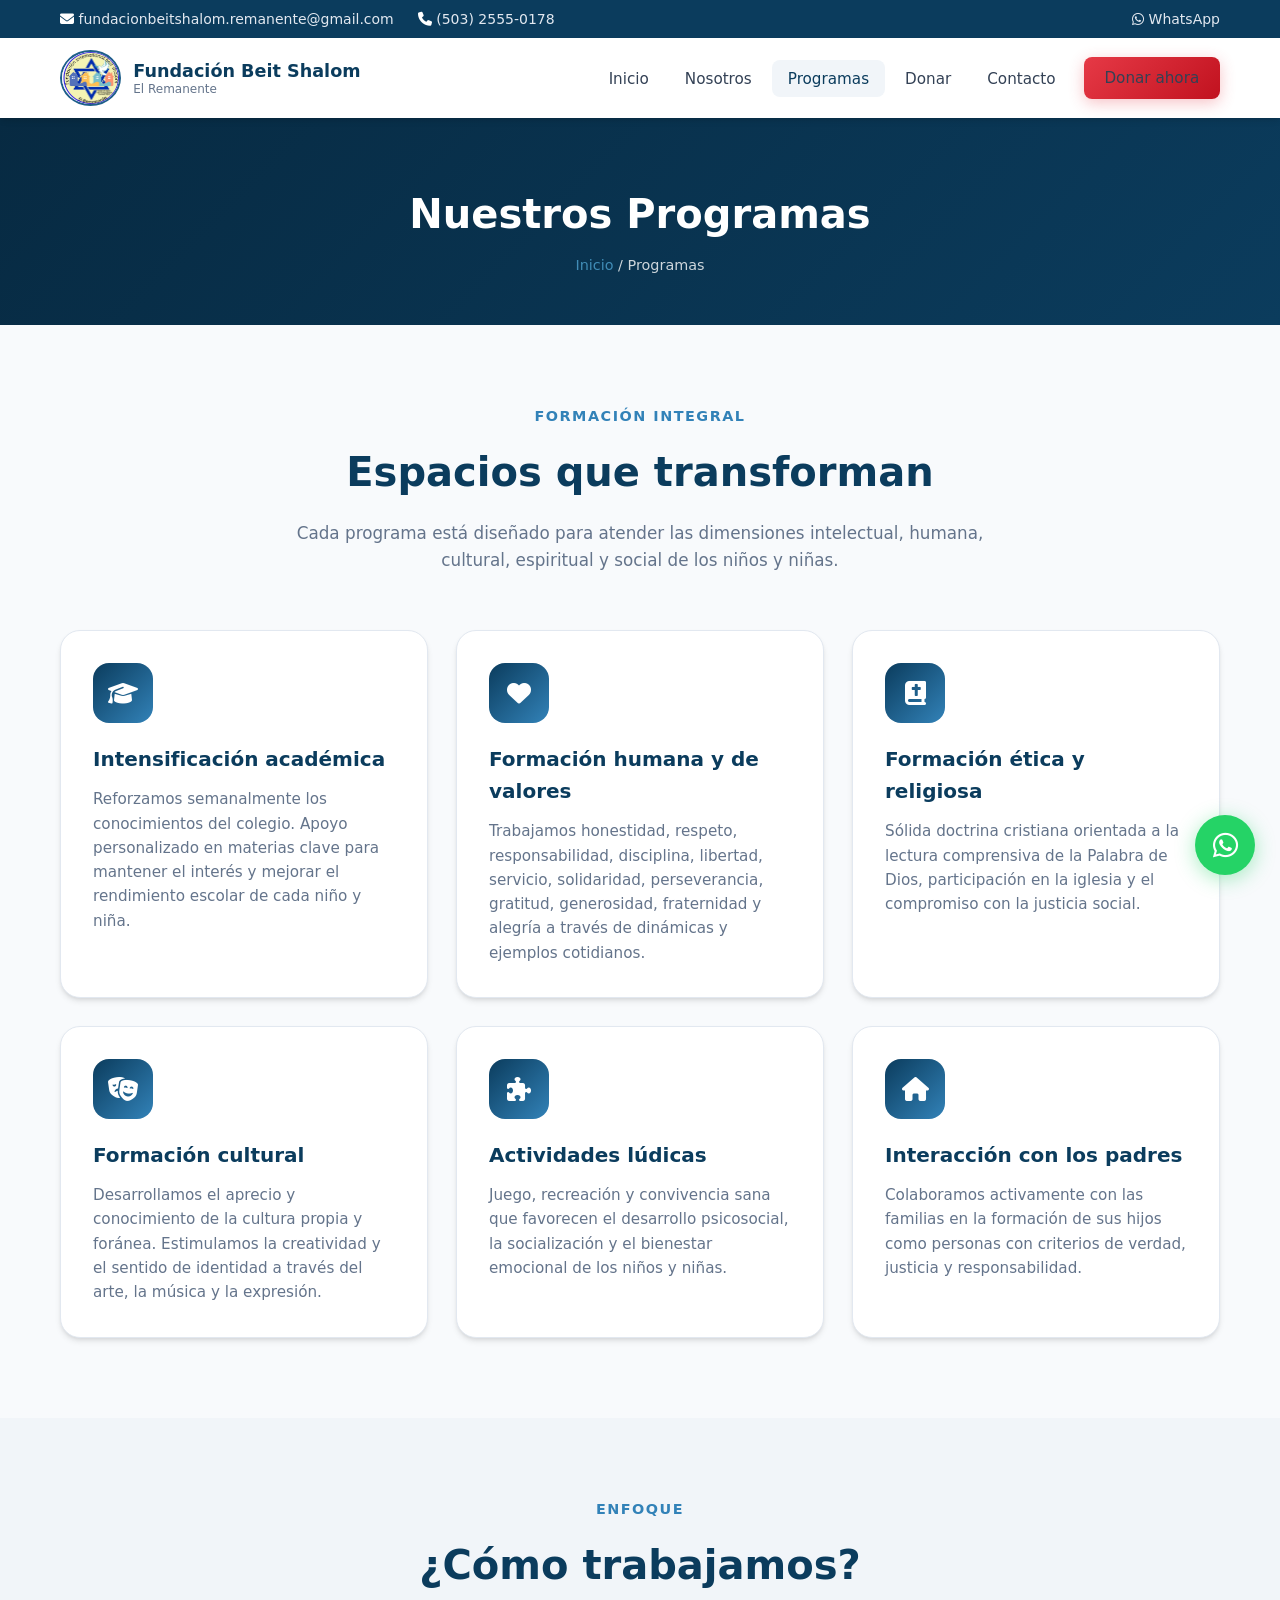
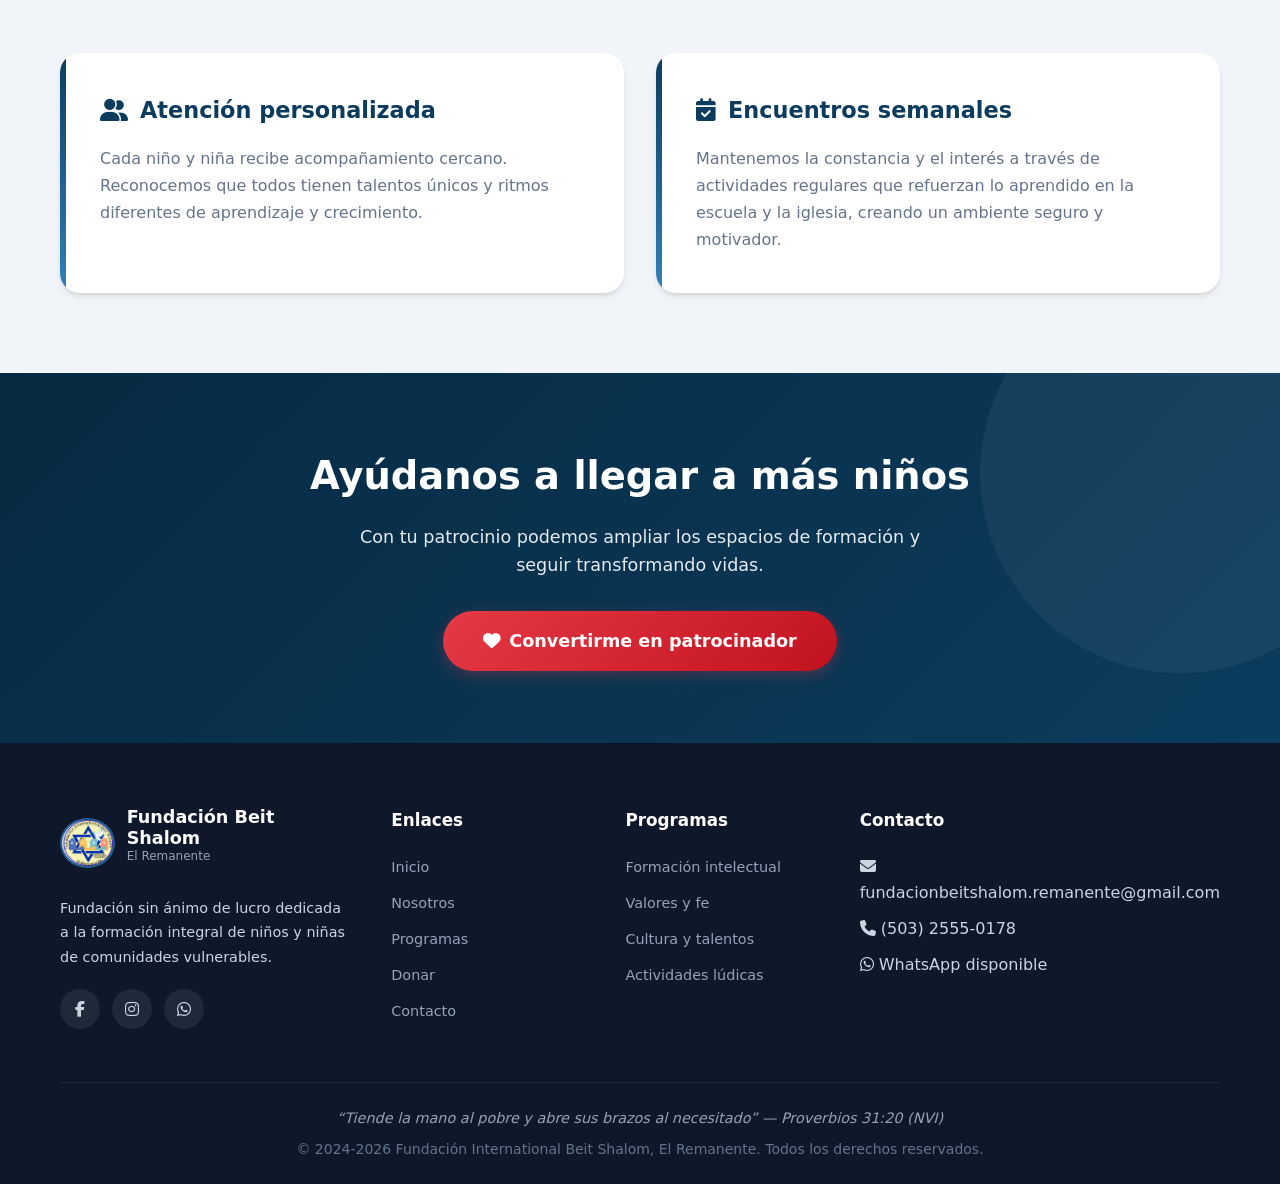
<file: programas.html>
<!DOCTYPE html>
<html lang="es">
<head>
  <meta charset="UTF-8">
  <meta name="viewport" content="width=device-width, initial-scale=1.0">
  <meta name="description" content="Programas de formación de la Fundación International Beit Shalom: académica, valores, fe, cultura y actividades lúdicas.">
  <title>Programas | Fundación Beit Shalom</title>
  <link rel="icon" type="image/jpeg" href="assets/images/logo.png">
  <link rel="stylesheet" href="assets/css/styles.css">
  <link rel="stylesheet" href="https://cdnjs.cloudflare.com/ajax/libs/font-awesome/6.5.1/css/all.min.css">
</head>
<body>

  <div class="top-bar">
    <div class="container">
      <div class="top-bar-info">
        <span><i class="fas fa-envelope"></i> <a href="mailto:fundacionbeitshalom.remanente@gmail.com">fundacionbeitshalom.remanente@gmail.com</a></span>
        <span><i class="fas fa-phone"></i> <a href="tel:+50325550178">(503) 2555-0178</a></span>
      </div>
      <div>
        <a href="https://wa.me/50325550178" target="_blank" rel="noopener"><i class="fab fa-whatsapp"></i> WhatsApp</a>
      </div>
    </div>
  </div>

  <header class="header">
    <div class="container">
      <nav class="navbar">
        <a href="index.html" class="logo">
          <img src="assets/images/logo.png" alt="Logo Fundación Beit Shalom">
          <div class="logo-text">
            Fundación Beit Shalom
            <span>El Remanente</span>
          </div>
        </a>
        <button class="menu-toggle" aria-label="Menú" id="menuToggle">
          <span></span><span></span><span></span>
        </button>
        <ul class="nav-menu" id="navMenu">
          <li><a href="index.html">Inicio</a></li>
          <li><a href="nosotros.html">Nosotros</a></li>
          <li><a href="programas.html" class="active">Programas</a></li>
          <li><a href="donar.html">Donar</a></li>
          <li><a href="contacto.html">Contacto</a></li>
          <li><a href="donar.html" class="btn btn-donate" style="margin-left: 0.5rem; padding: 0.55rem 1.3rem;">Donar ahora</a></li>
        </ul>
      </nav>
    </div>
  </header>

  <section class="page-header">
    <div class="container">
      <h1>Nuestros Programas</h1>
      <p class="breadcrumb"><a href="index.html">Inicio</a> / Programas</p>
    </div>
  </section>

  <section class="section">
    <div class="container">
      <div class="section-header">
        <p class="subtitle">Formación integral</p>
        <h2>Espacios que transforman</h2>
        <p>Cada programa está diseñado para atender las dimensiones intelectual, humana, cultural, espiritual y social de los niños y niñas.</p>
      </div>

      <div class="cards-grid">
        <div class="card">
          <div class="card-icon"><i class="fas fa-graduation-cap"></i></div>
          <h3>Intensificación académica</h3>
          <p>Reforzamos semanalmente los conocimientos del colegio. Apoyo personalizado en materias clave para mantener el interés y mejorar el rendimiento escolar de cada niño y niña.</p>
        </div>

        <div class="card">
          <div class="card-icon"><i class="fas fa-heart"></i></div>
          <h3>Formación humana y de valores</h3>
          <p>Trabajamos honestidad, respeto, responsabilidad, disciplina, libertad, servicio, solidaridad, perseverancia, gratitud, generosidad, fraternidad y alegría a través de dinámicas y ejemplos cotidianos.</p>
        </div>

        <div class="card">
          <div class="card-icon"><i class="fas fa-bible"></i></div>
          <h3>Formación ética y religiosa</h3>
          <p>Sólida doctrina cristiana orientada a la lectura comprensiva de la Palabra de Dios, participación en la iglesia y el compromiso con la justicia social.</p>
        </div>

        <div class="card">
          <div class="card-icon"><i class="fas fa-theater-masks"></i></div>
          <h3>Formación cultural</h3>
          <p>Desarrollamos el aprecio y conocimiento de la cultura propia y foránea. Estimulamos la creatividad y el sentido de identidad a través del arte, la música y la expresión.</p>
        </div>

        <div class="card">
          <div class="card-icon"><i class="fas fa-puzzle-piece"></i></div>
          <h3>Actividades lúdicas</h3>
          <p>Juego, recreación y convivencia sana que favorecen el desarrollo psicosocial, la socialización y el bienestar emocional de los niños y niñas.</p>
        </div>

        <div class="card">
          <div class="card-icon"><i class="fas fa-home"></i></div>
          <h3>Interacción con los padres</h3>
          <p>Colaboramos activamente con las familias en la formación de sus hijos como personas con criterios de verdad, justicia y responsabilidad.</p>
        </div>
      </div>
    </div>
  </section>

  <section class="section" style="background: var(--gray-100);">
    <div class="container">
      <div class="section-header">
        <p class="subtitle">Enfoque</p>
        <h2>¿Cómo trabajamos?</h2>
      </div>
      
      <div class="mv-grid">
        <div class="mv-box">
          <h3><i class="fas fa-user-friends"></i> Atención personalizada</h3>
          <p>Cada niño y niña recibe acompañamiento cercano. Reconocemos que todos tienen talentos únicos y ritmos diferentes de aprendizaje y crecimiento.</p>
        </div>
        <div class="mv-box">
          <h3><i class="fas fa-calendar-check"></i> Encuentros semanales</h3>
          <p>Mantenemos la constancia y el interés a través de actividades regulares que refuerzan lo aprendido en la escuela y la iglesia, creando un ambiente seguro y motivador.</p>
        </div>
      </div>
    </div>
  </section>

  <section class="cta">
    <div class="container">
      <h2>Ayúdanos a llegar a más niños</h2>
      <p>Con tu patrocinio podemos ampliar los espacios de formación y seguir transformando vidas.</p>
      <a href="donar.html" class="btn btn-donate" style="font-size: 1.1rem; padding: 1rem 2.5rem;">
        <i class="fas fa-heart"></i> Convertirme en patrocinador
      </a>
    </div>
  </section>

  <footer class="footer">
    <div class="container">
      <div class="footer-grid">
        <div class="footer-brand">
          <div class="logo" style="margin-bottom: 1rem;">
            <img src="assets/images/logo.png" alt="Logo" style="height: 50px; border-radius: 50%;">
            <div class="logo-text">
              Fundación Beit Shalom
              <span style="color: var(--gray-400);">El Remanente</span>
            </div>
          </div>
          <p>Fundación sin ánimo de lucro dedicada a la formación integral de niños y niñas de comunidades vulnerables.</p>
          <div class="social-links">
            <a href="#" aria-label="Facebook"><i class="fab fa-facebook-f"></i></a>
            <a href="#" aria-label="Instagram"><i class="fab fa-instagram"></i></a>
            <a href="https://wa.me/50325550178" target="_blank" aria-label="WhatsApp"><i class="fab fa-whatsapp"></i></a>
          </div>
        </div>
        <div>
          <h4>Enlaces</h4>
          <ul>
            <li><a href="index.html">Inicio</a></li>
            <li><a href="nosotros.html">Nosotros</a></li>
            <li><a href="programas.html">Programas</a></li>
            <li><a href="donar.html">Donar</a></li>
            <li><a href="contacto.html">Contacto</a></li>
          </ul>
        </div>
        <div>
          <h4>Programas</h4>
          <ul>
            <li><a href="programas.html">Formación intelectual</a></li>
            <li><a href="programas.html">Valores y fe</a></li>
            <li><a href="programas.html">Cultura y talentos</a></li>
            <li><a href="programas.html">Actividades lúdicas</a></li>
          </ul>
        </div>
        <div>
          <h4>Contacto</h4>
          <ul>
            <li><i class="fas fa-envelope"></i> fundacionbeitshalom.remanente@gmail.com</li>
            <li><i class="fas fa-phone"></i> (503) 2555-0178</li>
            <li><i class="fab fa-whatsapp"></i> WhatsApp disponible</li>
          </ul>
        </div>
      </div>
      <div class="footer-bottom">
        <p class="footer-verse">“Tiende la mano al pobre y abre sus brazos al necesitado” — Proverbios 31:20 (NVI)</p>
        <p>&copy; 2024-2026 Fundación International Beit Shalom, El Remanente. Todos los derechos reservados.</p>
      </div>
    </div>
  </footer>

  <a href="https://wa.me/50325550178?text=Hola%2C%20quiero%20conocer%20más%20sobre%20la%20Fundación%20Beit%20Shalom" 
     class="whatsapp-float" target="_blank" rel="noopener" aria-label="Contactar por WhatsApp">
    <i class="fab fa-whatsapp"></i>
  </a>

  <script src="assets/js/main.js"></script>
</body>
</html>
</file>
<file: assets/css/styles.css>
/* ============================================
   Fundación International Beit Shalom
   El Remanente - Diseño moderno en Azules y Grises
   ============================================ */

:root {
  /* Paleta principal - Azules y Grises */
  --primary: #0B3C5D;          /* Azul profundo institucional */
  --primary-dark: #072A42;     /* Azul más oscuro */
  --primary-light: #1E5F8A;    /* Azul medio */
  --accent: #3282B8;           /* Azul acento */
  --accent-light: #4FA3D1;     /* Azul claro */
  
  --gray-50: #F8FAFC;
  --gray-100: #F1F5F9;
  --gray-200: #E2E8F0;
  --gray-300: #CBD5E1;
  --gray-400: #94A3B8;
  --gray-500: #64748B;
  --gray-600: #475569;
  --gray-700: #334155;
  --gray-800: #1E293B;
  --gray-900: #0F172A;
  
  --white: #FFFFFF;
  --text: #1E293B;
  --text-light: #64748B;
  
  --shadow-sm: 0 1px 2px 0 rgb(0 0 0 / 0.05);
  --shadow: 0 4px 6px -1px rgb(0 0 0 / 0.1), 0 2px 4px -2px rgb(0 0 0 / 0.1);
  --shadow-md: 0 10px 15px -3px rgb(0 0 0 / 0.1), 0 4px 6px -4px rgb(0 0 0 / 0.1);
  --shadow-lg: 0 20px 25px -5px rgb(0 0 0 / 0.1), 0 8px 10px -6px rgb(0 0 0 / 0.1);
  
  --radius: 12px;
  --radius-lg: 20px;
  --transition: all 0.3s ease;
  
  --font-main: 'Segoe UI', system-ui, -apple-system, BlinkMacSystemFont, 'Roboto', 'Helvetica Neue', Arial, sans-serif;
}

/* Reset y base */
*, *::before, *::after {
  box-sizing: border-box;
  margin: 0;
  padding: 0;
}

html {
  scroll-behavior: smooth;
  font-size: 16px;
}

body {
  font-family: var(--font-main);
  color: var(--text);
  background-color: var(--gray-50);
  line-height: 1.6;
  overflow-x: hidden;
}

img {
  max-width: 100%;
  height: auto;
  display: block;
}

a {
  text-decoration: none;
  color: inherit;
  transition: var(--transition);
}

ul {
  list-style: none;
}

/* Contenedor */
.container {
  width: 100%;
  max-width: 1200px;
  margin: 0 auto;
  padding: 0 1.25rem;
}

/* ========== HEADER ========== */
.header {
  background: var(--white);
  box-shadow: var(--shadow);
  position: sticky;
  top: 0;
  z-index: 1000;
}

.top-bar {
  background: var(--primary);
  color: var(--white);
  font-size: 0.875rem;
  padding: 0.5rem 0;
}

.top-bar .container {
  display: flex;
  justify-content: space-between;
  align-items: center;
  flex-wrap: wrap;
  gap: 0.5rem;
}

.top-bar a {
  color: var(--gray-200);
}

.top-bar a:hover {
  color: var(--white);
}

.top-bar-info {
  display: flex;
  gap: 1.5rem;
  flex-wrap: wrap;
}

.navbar {
  display: flex;
  justify-content: space-between;
  align-items: center;
  padding: 0.75rem 0;
}

.logo {
  display: flex;
  align-items: center;
  gap: 0.75rem;
}

.logo img {
  height: 56px;
  width: auto;
  border-radius: 50%;
  object-fit: cover;
  border: 2px solid var(--primary-light);
}

.logo-text {
  font-weight: 700;
  font-size: 1.1rem;
  color: var(--primary);
  line-height: 1.2;
}

.logo-text span {
  display: block;
  font-size: 0.75rem;
  font-weight: 500;
  color: var(--gray-500);
}

.nav-menu {
  display: flex;
  align-items: center;
  gap: 0.25rem;
}

.nav-menu a {
  padding: 0.6rem 1rem;
  font-weight: 500;
  color: var(--gray-700);
  border-radius: 8px;
  font-size: 0.95rem;
}

.nav-menu a:hover,
.nav-menu a.active {
  color: var(--primary);
  background: var(--gray-100);
}

.btn {
  display: inline-flex;
  align-items: center;
  justify-content: center;
  gap: 0.5rem;
  padding: 0.75rem 1.5rem;
  font-weight: 600;
  border-radius: 50px;
  border: none;
  cursor: pointer;
  transition: var(--transition);
  font-size: 0.95rem;
}

.btn-primary {
  background: var(--primary);
  color: var(--white);
}

.btn-primary:hover {
  background: var(--primary-dark);
  transform: translateY(-2px);
  box-shadow: var(--shadow-md);
}

.btn-secondary {
  background: var(--accent);
  color: var(--white);
}

.btn-secondary:hover {
  background: var(--primary-light);
  transform: translateY(-2px);
}

.btn-outline {
  background: transparent;
  color: var(--primary);
  border: 2px solid var(--primary);
}

.btn-outline:hover {
  background: var(--primary);
  color: var(--white);
}

.btn-donate {
  background: linear-gradient(135deg, #E63946, #C1121F);
  color: var(--white);
  box-shadow: 0 4px 15px rgba(230, 57, 70, 0.3);
}

.btn-donate:hover {
  transform: translateY(-2px);
  box-shadow: 0 6px 20px rgba(230, 57, 70, 0.4);
}

/* Mobile menu */
.menu-toggle {
  display: none;
  background: none;
  border: none;
  cursor: pointer;
  padding: 0.5rem;
}

.menu-toggle span {
  display: block;
  width: 25px;
  height: 3px;
  background: var(--primary);
  margin: 5px 0;
  border-radius: 2px;
  transition: var(--transition);
}

/* ========== HERO ========== */
.hero {
  position: relative;
  min-height: 85vh;
  display: flex;
  align-items: center;
  background: linear-gradient(135deg, var(--primary-dark) 0%, var(--primary) 40%, var(--primary-light) 100%);
  color: var(--white);
  overflow: hidden;
}

.hero::before {
  content: '';
  position: absolute;
  top: 0;
  left: 0;
  right: 0;
  bottom: 0;
  background: 
    radial-gradient(circle at 20% 80%, rgba(50, 130, 184, 0.3) 0%, transparent 50%),
    radial-gradient(circle at 80% 20%, rgba(79, 163, 209, 0.2) 0%, transparent 50%);
  pointer-events: none;
}

.hero-content {
  position: relative;
  z-index: 2;
  max-width: 700px;
  padding: 3rem 0;
}

.hero-badge {
  display: inline-block;
  background: rgba(255,255,255,0.15);
  backdrop-filter: blur(10px);
  padding: 0.4rem 1rem;
  border-radius: 50px;
  font-size: 0.875rem;
  margin-bottom: 1.5rem;
  border: 1px solid rgba(255,255,255,0.2);
}

.hero h1 {
  font-size: clamp(2.2rem, 5vw, 3.5rem);
  font-weight: 800;
  line-height: 1.15;
  margin-bottom: 1.25rem;
}

.hero h1 span {
  color: var(--accent-light);
}

.hero p {
  font-size: 1.15rem;
  opacity: 0.9;
  margin-bottom: 2rem;
  max-width: 560px;
}

.hero-buttons {
  display: flex;
  flex-wrap: wrap;
  gap: 1rem;
}

.hero-buttons .btn {
  min-width: 160px;
}

.hero-buttons .btn-outline {
  border-color: var(--white);
  color: var(--white);
  background: rgba(255, 255, 255, 0.12);
  backdrop-filter: blur(4px);
}

.hero-buttons .btn-outline:hover {
  background: var(--white);
  color: var(--primary);
}

/* Wave separator */
.wave {
  position: absolute;
  bottom: 0;
  left: 0;
  width: 100%;
  overflow: hidden;
  line-height: 0;
}

.wave svg {
  position: relative;
  display: block;
  width: calc(100% + 1.3px);
  height: 80px;
}

.wave .shape-fill {
  fill: var(--gray-50);
}

/* ========== SECTIONS ========== */
.section {
  padding: 5rem 0;
}

.section-header {
  text-align: center;
  max-width: 700px;
  margin: 0 auto 3.5rem;
}

.section-header .subtitle {
  color: var(--accent);
  font-weight: 600;
  font-size: 0.9rem;
  text-transform: uppercase;
  letter-spacing: 1.5px;
  margin-bottom: 0.75rem;
}

.section-header h2 {
  font-size: clamp(1.8rem, 4vw, 2.5rem);
  color: var(--primary);
  margin-bottom: 1rem;
  font-weight: 700;
}

.section-header p {
  color: var(--text-light);
  font-size: 1.05rem;
}

/* Cards grid */
.cards-grid {
  display: grid;
  grid-template-columns: repeat(auto-fit, minmax(280px, 1fr));
  gap: 1.75rem;
}

.card {
  background: var(--white);
  border-radius: var(--radius-lg);
  padding: 2rem;
  box-shadow: var(--shadow);
  transition: var(--transition);
  border: 1px solid var(--gray-200);
  height: 100%;
  display: flex;
  flex-direction: column;
}

.card:hover {
  transform: translateY(-6px);
  box-shadow: var(--shadow-lg);
  border-color: var(--accent-light);
}

.card-icon {
  width: 60px;
  height: 60px;
  background: linear-gradient(135deg, var(--primary), var(--accent));
  border-radius: 16px;
  display: flex;
  align-items: center;
  justify-content: center;
  margin-bottom: 1.25rem;
  color: var(--white);
  font-size: 1.5rem;
}

.card h3 {
  font-size: 1.25rem;
  color: var(--primary);
  margin-bottom: 0.75rem;
  font-weight: 700;
}

.card p {
  color: var(--text-light);
  flex-grow: 1;
  font-size: 0.95rem;
}

.card .card-link {
  margin-top: 1.25rem;
  color: var(--accent);
  font-weight: 600;
  font-size: 0.9rem;
  display: inline-flex;
  align-items: center;
  gap: 0.35rem;
}

.card .card-link:hover {
  color: var(--primary);
  gap: 0.6rem;
}

/* Mission / Vision boxes */
.mv-grid {
  display: grid;
  grid-template-columns: repeat(auto-fit, minmax(300px, 1fr));
  gap: 2rem;
}

.mv-box {
  background: var(--white);
  border-radius: var(--radius-lg);
  padding: 2.5rem;
  box-shadow: var(--shadow);
  position: relative;
  overflow: hidden;
}

.mv-box::before {
  content: '';
  position: absolute;
  top: 0;
  left: 0;
  width: 6px;
  height: 100%;
  background: linear-gradient(to bottom, var(--primary), var(--accent));
}

.mv-box h3 {
  font-size: 1.4rem;
  color: var(--primary);
  margin-bottom: 1rem;
  display: flex;
  align-items: center;
  gap: 0.75rem;
}

.mv-box p {
  color: var(--text-light);
  line-height: 1.7;
}

/* Values */
.values-grid {
  display: grid;
  grid-template-columns: repeat(auto-fit, minmax(160px, 1fr));
  gap: 1.25rem;
}

.value-item {
  background: var(--white);
  border-radius: var(--radius);
  padding: 1.5rem 1rem;
  text-align: center;
  box-shadow: var(--shadow-sm);
  border: 1px solid var(--gray-200);
  transition: var(--transition);
}

.value-item:hover {
  border-color: var(--accent);
  transform: translateY(-3px);
}

.value-item .icon {
  font-size: 1.75rem;
  margin-bottom: 0.75rem;
}

.value-item h4 {
  font-size: 0.95rem;
  color: var(--primary);
  font-weight: 600;
}

/* CTA Section */
.cta {
  background: linear-gradient(135deg, var(--primary-dark), var(--primary));
  color: var(--white);
  padding: 4.5rem 0;
  text-align: center;
  position: relative;
  overflow: hidden;
}

.cta::before {
  content: '';
  position: absolute;
  width: 400px;
  height: 400px;
  background: rgba(255,255,255,0.05);
  border-radius: 50%;
  top: -100px;
  right: -100px;
}

.cta h2 {
  font-size: clamp(1.8rem, 4vw, 2.4rem);
  margin-bottom: 1rem;
}

.cta p {
  max-width: 600px;
  margin: 0 auto 2rem;
  opacity: 0.9;
  font-size: 1.1rem;
}

/* Objectives list */
.objectives-list {
  display: grid;
  gap: 1.25rem;
}

.objective-item {
  display: flex;
  gap: 1.25rem;
  background: var(--white);
  padding: 1.5rem;
  border-radius: var(--radius);
  box-shadow: var(--shadow-sm);
  border: 1px solid var(--gray-200);
  transition: var(--transition);
}

.objective-item:hover {
  border-color: var(--accent-light);
  box-shadow: var(--shadow);
}

.objective-num {
  flex-shrink: 0;
  width: 42px;
  height: 42px;
  background: linear-gradient(135deg, var(--primary), var(--accent));
  color: var(--white);
  border-radius: 50%;
  display: flex;
  align-items: center;
  justify-content: center;
  font-weight: 700;
  font-size: 1.1rem;
}

.objective-item h4 {
  color: var(--primary);
  margin-bottom: 0.35rem;
  font-size: 1.05rem;
}

.objective-item p {
  color: var(--text-light);
  font-size: 0.95rem;
}

/* Donation page */
.donate-hero {
  background: linear-gradient(135deg, #C1121F, #E63946);
  color: var(--white);
  padding: 4rem 0;
  text-align: center;
}

.donate-hero h1 {
  font-size: clamp(2rem, 5vw, 3rem);
  margin-bottom: 1rem;
}

.donate-card {
  background: var(--white);
  border-radius: var(--radius-lg);
  padding: 2.5rem;
  box-shadow: var(--shadow-lg);
  max-width: 700px;
  margin: -3rem auto 3rem;
  position: relative;
  z-index: 5;
}

.donate-card h2 {
  color: var(--primary);
  margin-bottom: 1.25rem;
  text-align: center;
}

.donate-card p {
  color: var(--text-light);
  margin-bottom: 1rem;
  line-height: 1.7;
}

.donate-options {
  display: grid;
  grid-template-columns: repeat(auto-fit, minmax(140px, 1fr));
  gap: 1rem;
  margin: 2rem 0;
}

.donate-option {
  border: 2px solid var(--gray-200);
  border-radius: var(--radius);
  padding: 1.25rem;
  text-align: center;
  cursor: pointer;
  transition: var(--transition);
}

.donate-option:hover,
.donate-option.active {
  border-color: var(--primary);
  background: var(--gray-50);
}

.donate-option .amount {
  font-size: 1.5rem;
  font-weight: 700;
  color: var(--primary);
}

/* Contact form */
.contact-grid {
  display: grid;
  grid-template-columns: 1fr 1.2fr;
  gap: 3rem;
}

.contact-info h3 {
  color: var(--primary);
  margin-bottom: 1.5rem;
  font-size: 1.4rem;
}

.contact-item {
  display: flex;
  gap: 1rem;
  margin-bottom: 1.5rem;
}

.contact-item .icon {
  width: 48px;
  height: 48px;
  background: var(--gray-100);
  border-radius: 12px;
  display: flex;
  align-items: center;
  justify-content: center;
  color: var(--primary);
  font-size: 1.25rem;
  flex-shrink: 0;
}

.contact-item h4 {
  font-size: 0.95rem;
  color: var(--gray-500);
  margin-bottom: 0.2rem;
}

.contact-item p,
.contact-item a {
  color: var(--text);
  font-weight: 500;
}

.form-group {
  margin-bottom: 1.25rem;
}

.form-group label {
  display: block;
  margin-bottom: 0.4rem;
  font-weight: 500;
  color: var(--gray-700);
  font-size: 0.9rem;
}

.form-group input,
.form-group textarea,
.form-group select {
  width: 100%;
  padding: 0.85rem 1rem;
  border: 1.5px solid var(--gray-300);
  border-radius: 10px;
  font-family: inherit;
  font-size: 1rem;
  transition: var(--transition);
  background: var(--white);
}

.form-group input:focus,
.form-group textarea:focus,
.form-group select:focus {
  outline: none;
  border-color: var(--accent);
  box-shadow: 0 0 0 3px rgba(50, 130, 184, 0.15);
}

.form-group textarea {
  min-height: 140px;
  resize: vertical;
}

/* Footer */
.footer {
  background: var(--gray-900);
  color: var(--gray-300);
  padding: 4rem 0 0;
}

.footer-grid {
  display: grid;
  grid-template-columns: 1.5fr 1fr 1fr 1fr;
  gap: 2.5rem;
  margin-bottom: 3rem;
}

.footer-brand .logo-text {
  color: var(--white);
  margin-bottom: 1rem;
}

.footer-brand p {
  font-size: 0.9rem;
  line-height: 1.7;
  margin-bottom: 1.25rem;
}

.footer h4 {
  color: var(--white);
  font-size: 1.05rem;
  margin-bottom: 1.25rem;
  font-weight: 600;
}

.footer ul li {
  margin-bottom: 0.65rem;
}

.footer ul a {
  color: var(--gray-400);
  font-size: 0.9rem;
}

.footer ul a:hover {
  color: var(--accent-light);
}

.social-links {
  display: flex;
  gap: 0.75rem;
}

.social-links a {
  width: 40px;
  height: 40px;
  background: var(--gray-800);
  border-radius: 50%;
  display: flex;
  align-items: center;
  justify-content: center;
  color: var(--gray-300);
  transition: var(--transition);
}

.social-links a:hover {
  background: var(--accent);
  color: var(--white);
}

.footer-bottom {
  border-top: 1px solid var(--gray-800);
  padding: 1.5rem 0;
  text-align: center;
  font-size: 0.875rem;
  color: var(--gray-500);
}

.footer-verse {
  font-style: italic;
  color: var(--gray-400);
  margin-bottom: 0.5rem;
  font-size: 0.9rem;
}

/* WhatsApp float */
.whatsapp-float {
  position: fixed;
  bottom: 25px;
  right: 25px;
  width: 60px;
  height: 60px;
  background: #25D366;
  border-radius: 50%;
  display: flex;
  align-items: center;
  justify-content: center;
  color: white;
  font-size: 1.8rem;
  box-shadow: 0 4px 20px rgba(37, 211, 102, 0.4);
  z-index: 999;
  transition: var(--transition);
}

.whatsapp-float:hover {
  transform: scale(1.1);
  box-shadow: 0 6px 25px rgba(37, 211, 102, 0.5);
}

/* Page header for internal pages */
.page-header {
  background: linear-gradient(135deg, var(--primary-dark), var(--primary));
  color: var(--white);
  padding: 4rem 0 3rem;
  text-align: center;
}

.page-header h1 {
  font-size: clamp(1.8rem, 4vw, 2.5rem);
  margin-bottom: 0.5rem;
}

.breadcrumb {
  font-size: 0.9rem;
  opacity: 0.8;
}

.breadcrumb a {
  color: var(--accent-light);
}

/* Responsive */
@media (max-width: 992px) {
  .footer-grid {
    grid-template-columns: 1fr 1fr;
  }
  
  .contact-grid {
    grid-template-columns: 1fr;
  }
}

@media (max-width: 768px) {
  .menu-toggle {
    display: block;
  }
  
  .nav-menu {
    position: fixed;
    top: 0;
    right: -100%;
    width: 280px;
    height: 100vh;
    background: var(--white);
    flex-direction: column;
    align-items: flex-start;
    padding: 5rem 1.5rem 2rem;
    box-shadow: var(--shadow-lg);
    transition: right 0.3s ease;
    gap: 0.25rem;
  }
  
  .nav-menu.active {
    right: 0;
  }
  
  .nav-menu a {
    width: 100%;
    padding: 0.85rem 1rem;
  }
  
  .top-bar-info {
    font-size: 0.8rem;
    gap: 0.75rem;
  }
  
  .logo-text {
    font-size: 0.95rem;
  }
  
  .logo img {
    height: 46px;
  }
  
  .hero {
    min-height: 70vh;
  }
  
  .section {
    padding: 3.5rem 0;
  }
  
  .footer-grid {
    grid-template-columns: 1fr;
    gap: 2rem;
  }
  
  .hero-buttons {
    flex-direction: column;
  }
  
  .hero-buttons .btn {
    width: 100%;
  }
}

/* Utility */
.text-center { text-align: center; }
.mt-2 { margin-top: 2rem; }
.mb-2 { margin-bottom: 2rem; }
.hidden { display: none; }
</file>
